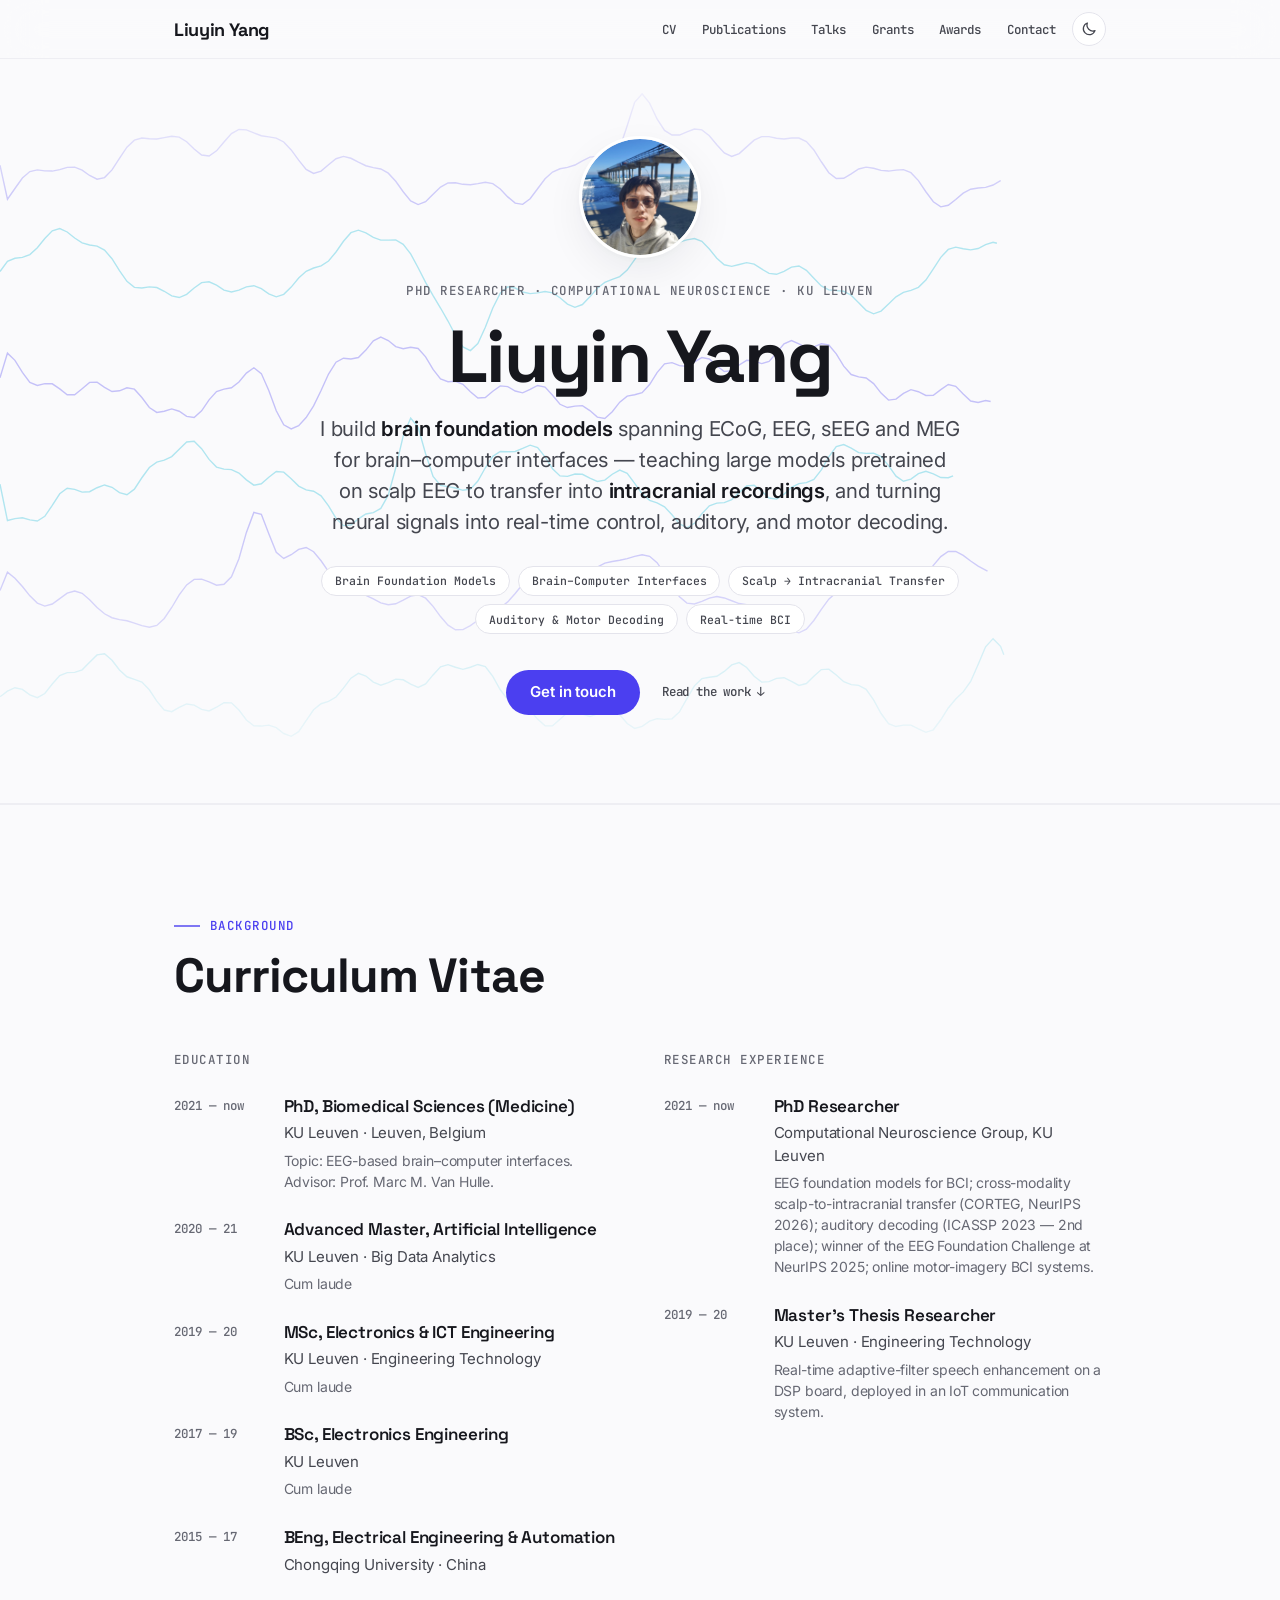
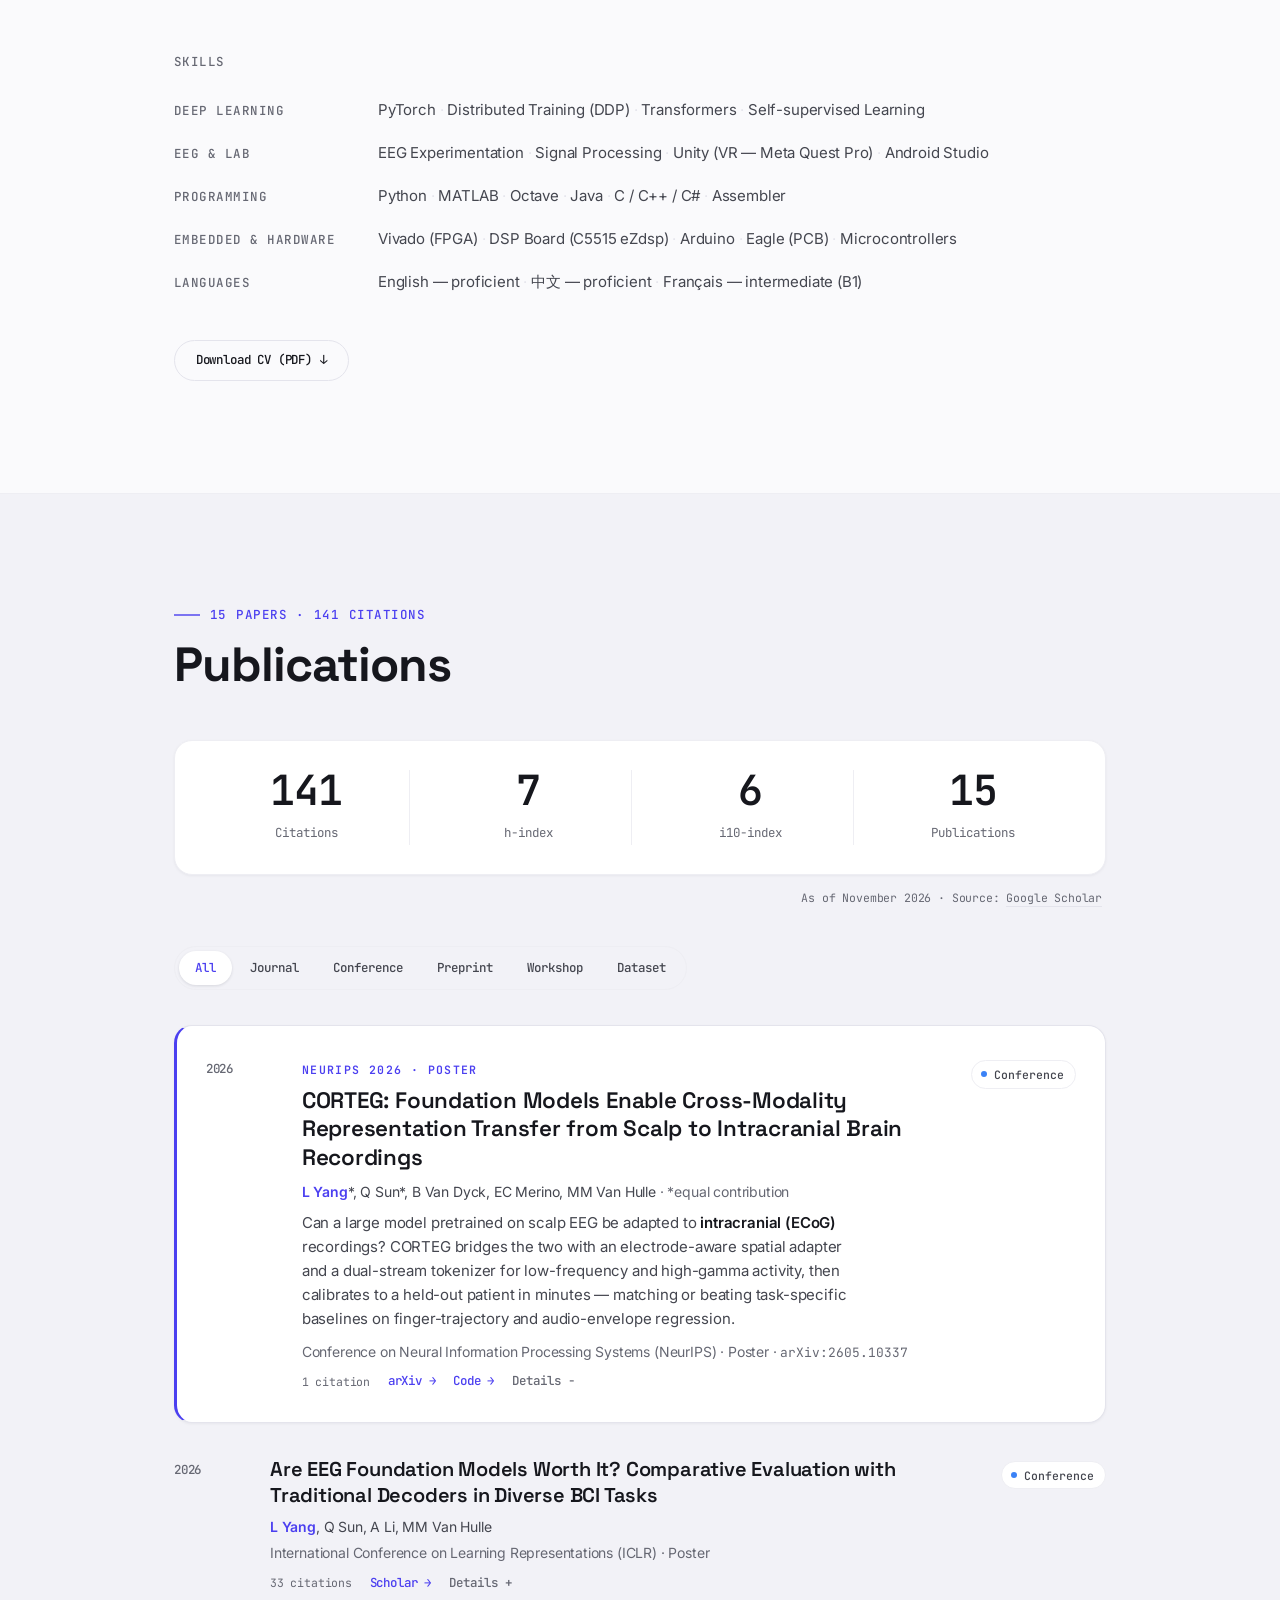
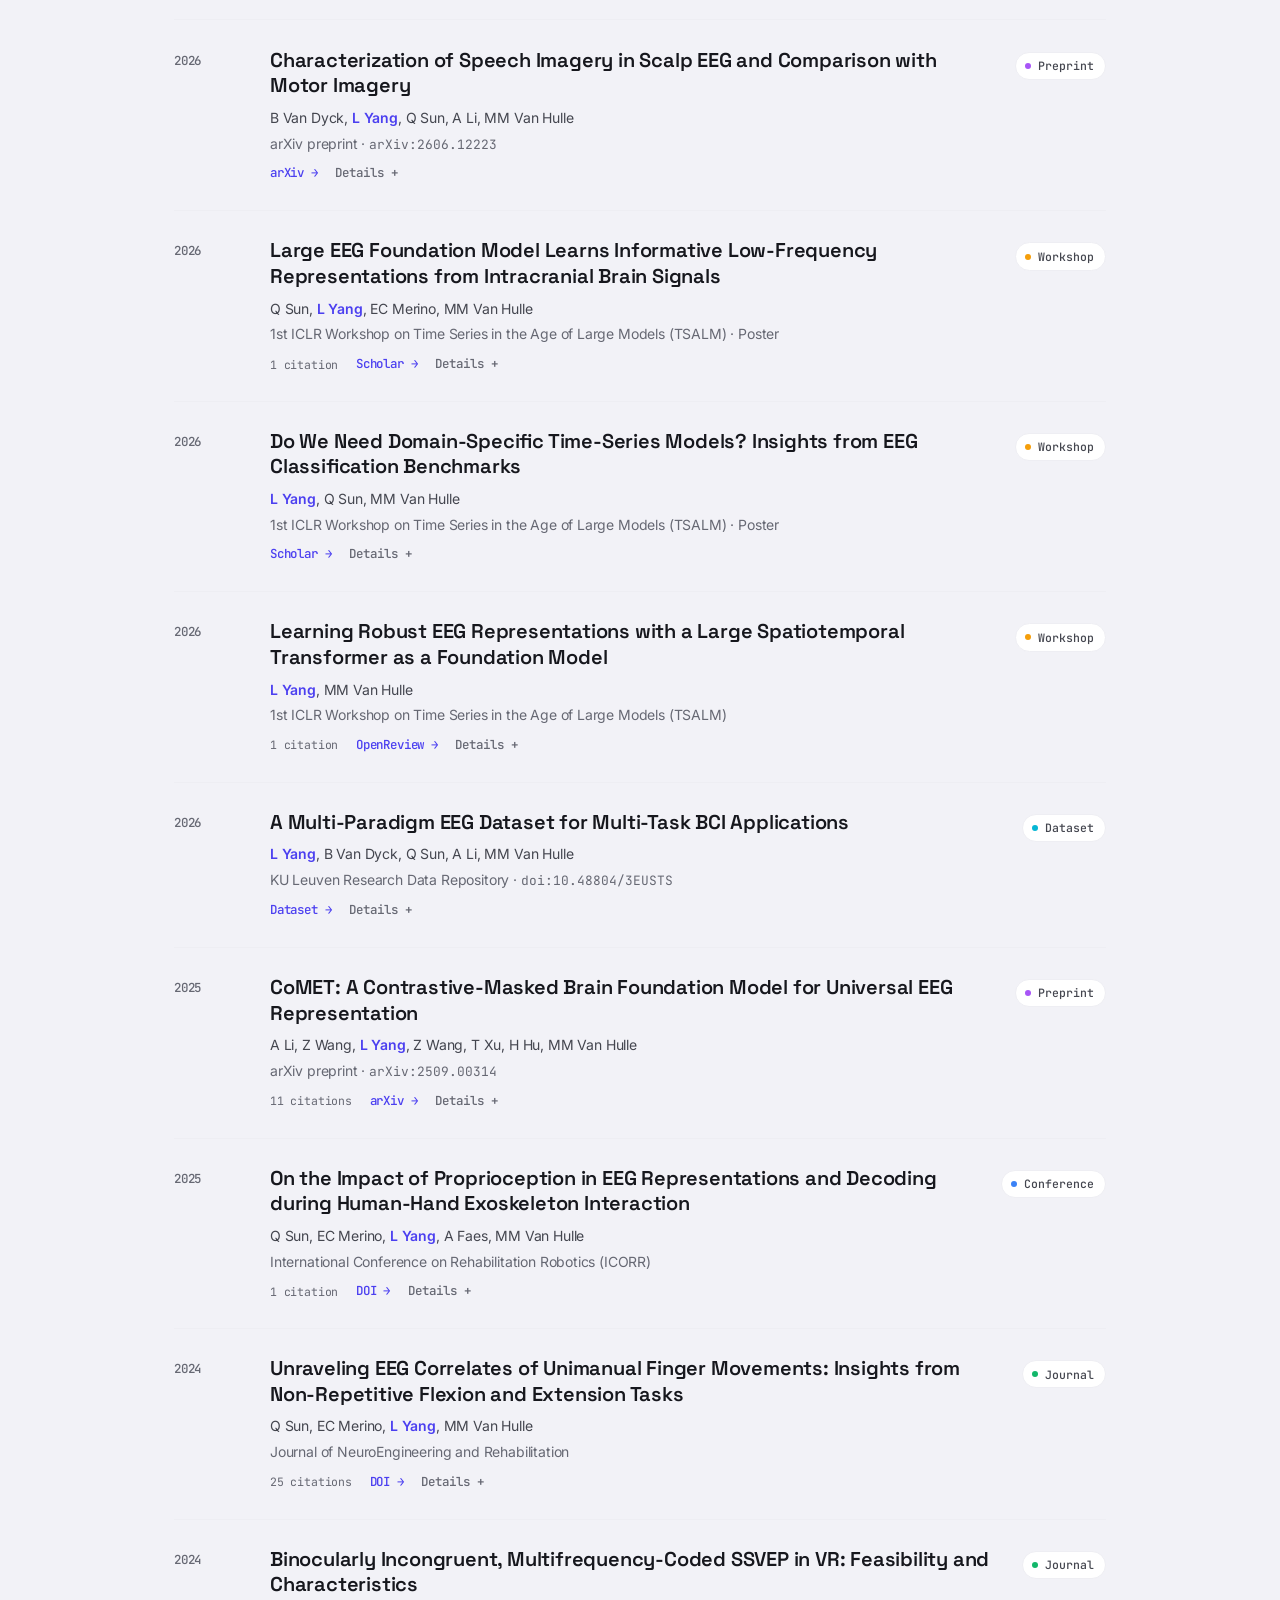
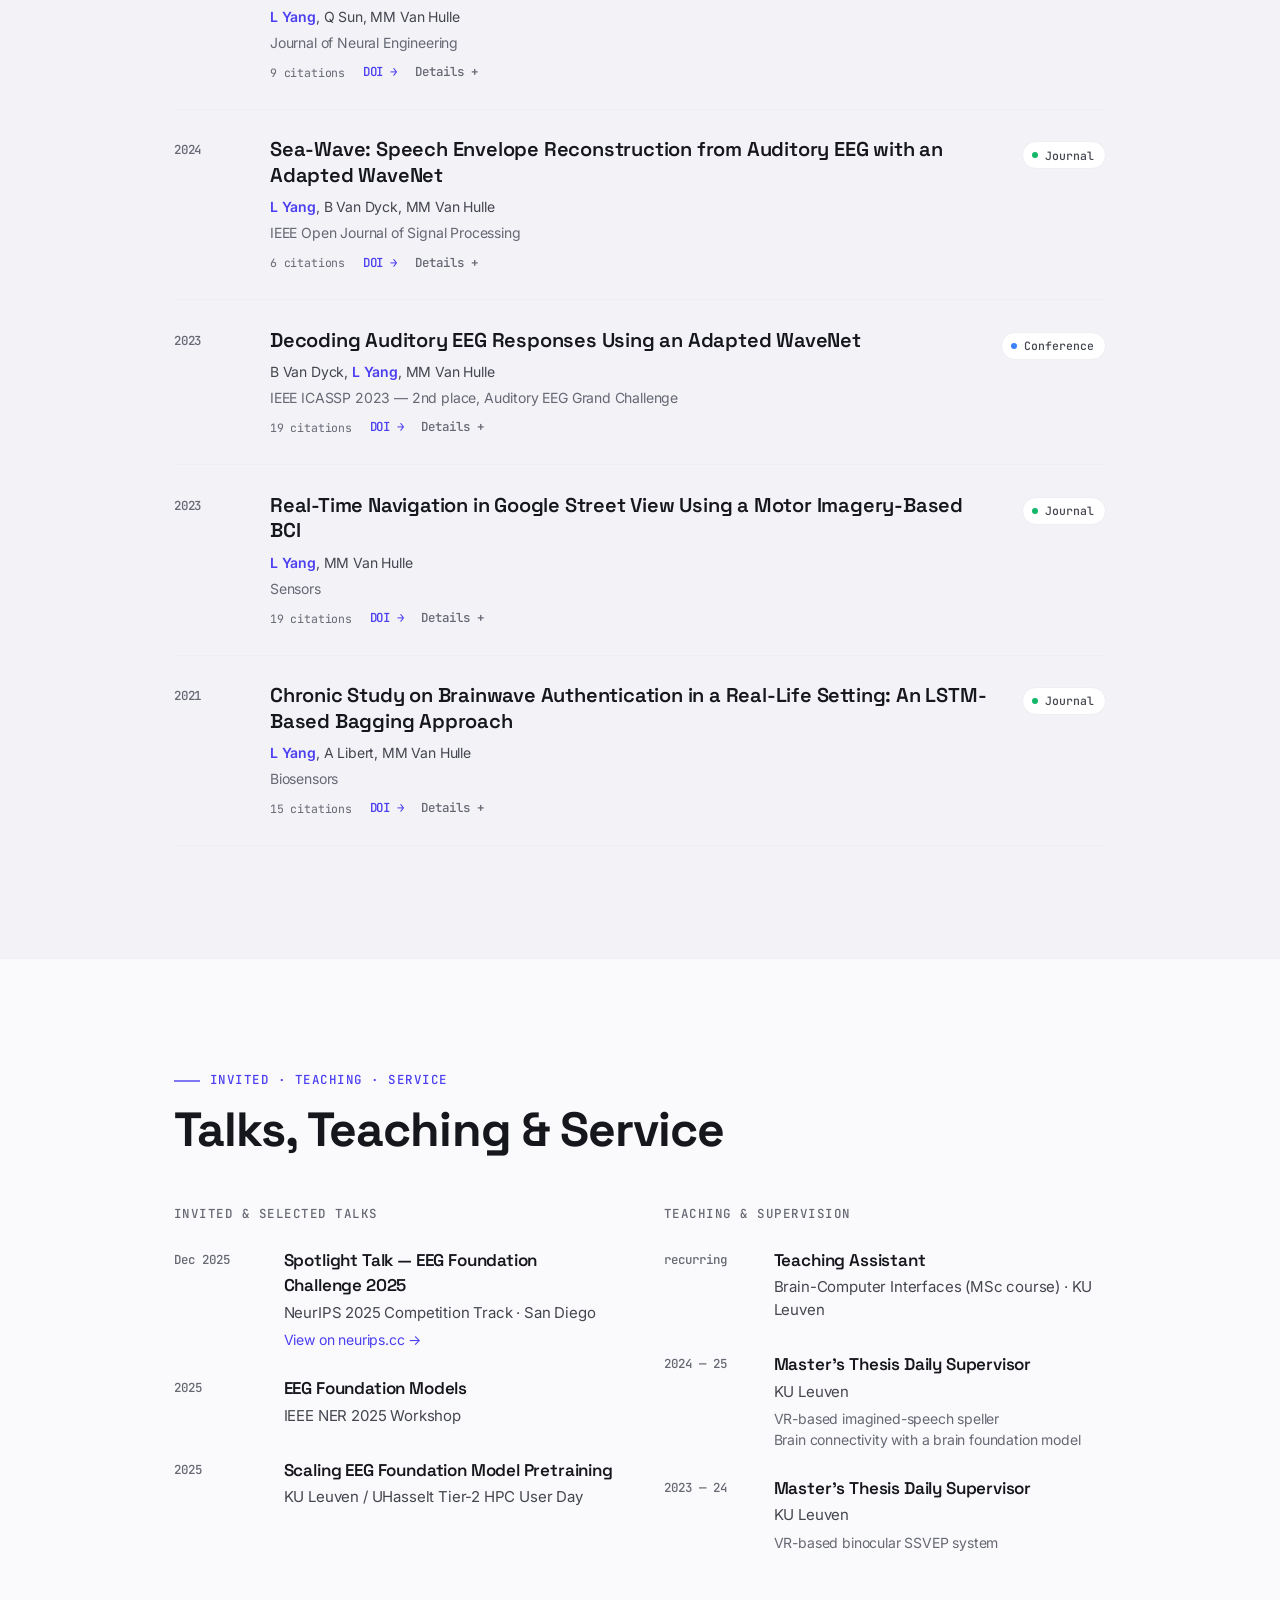
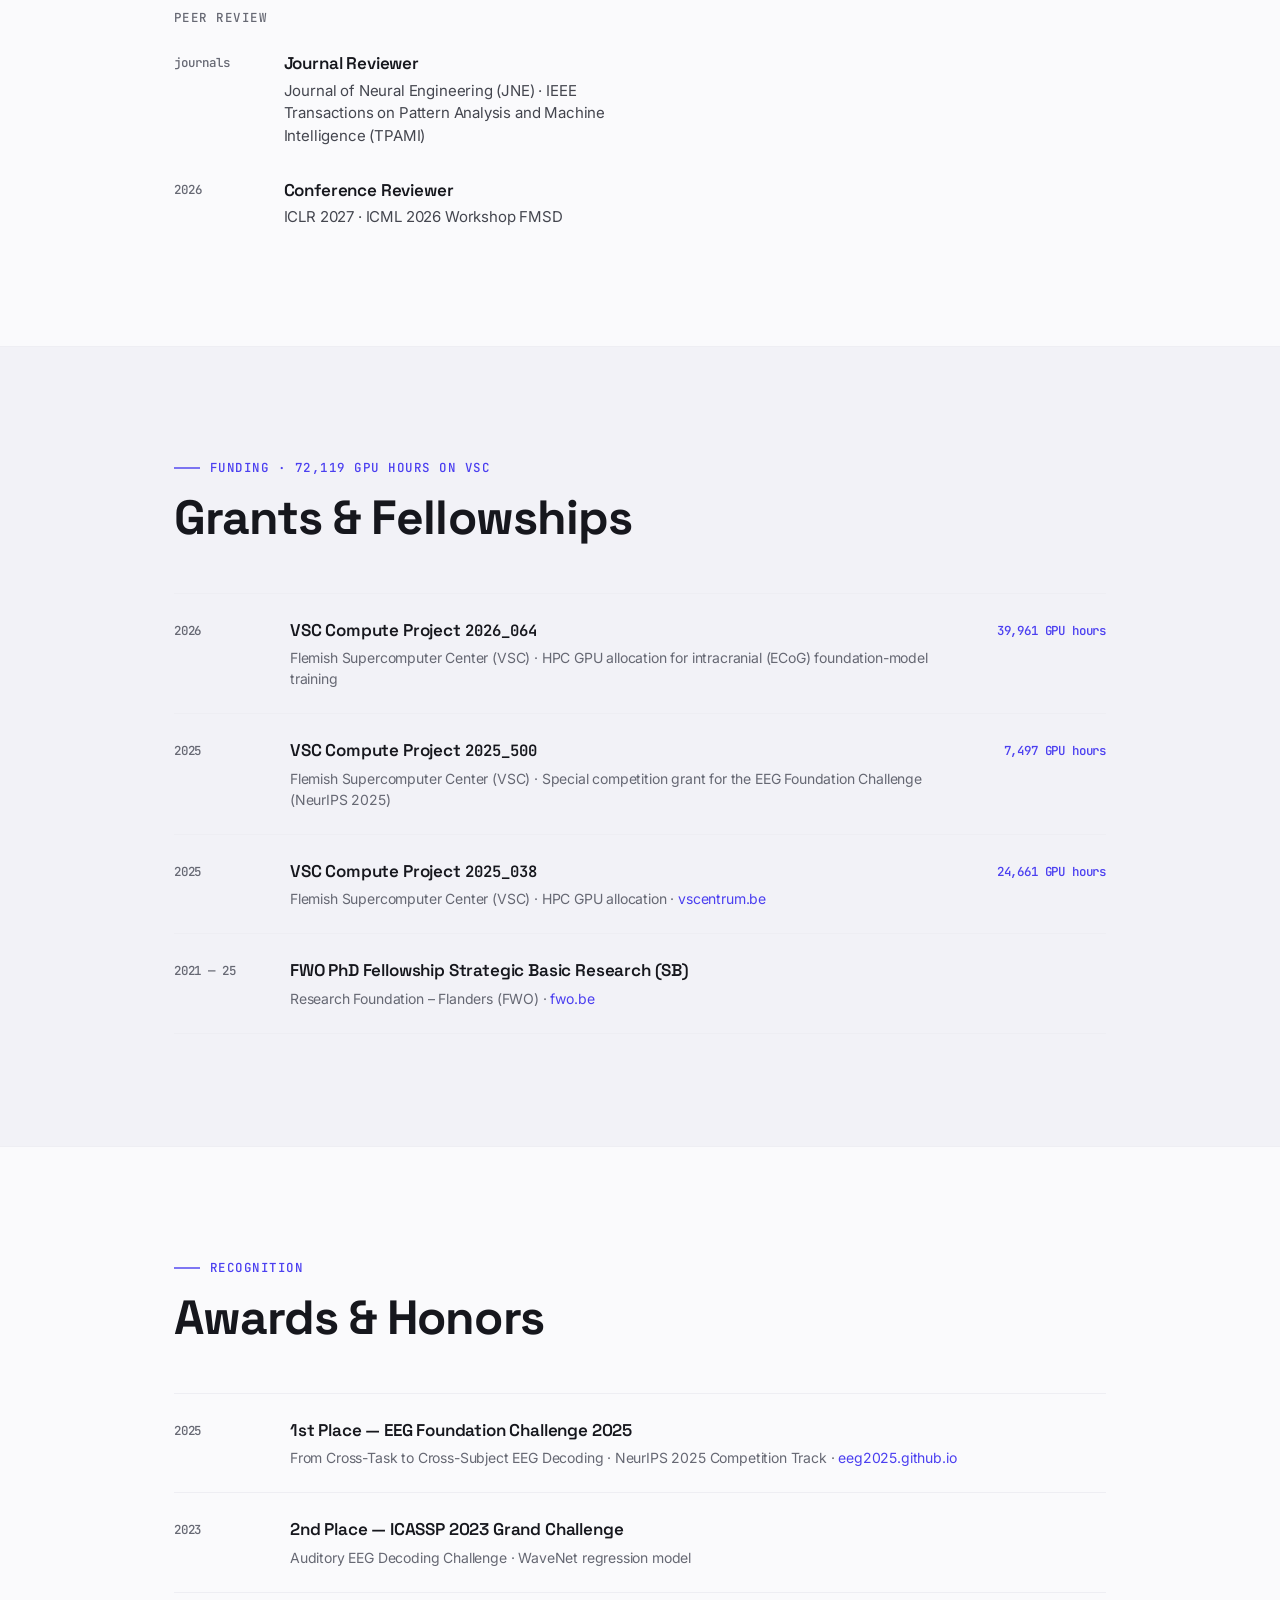
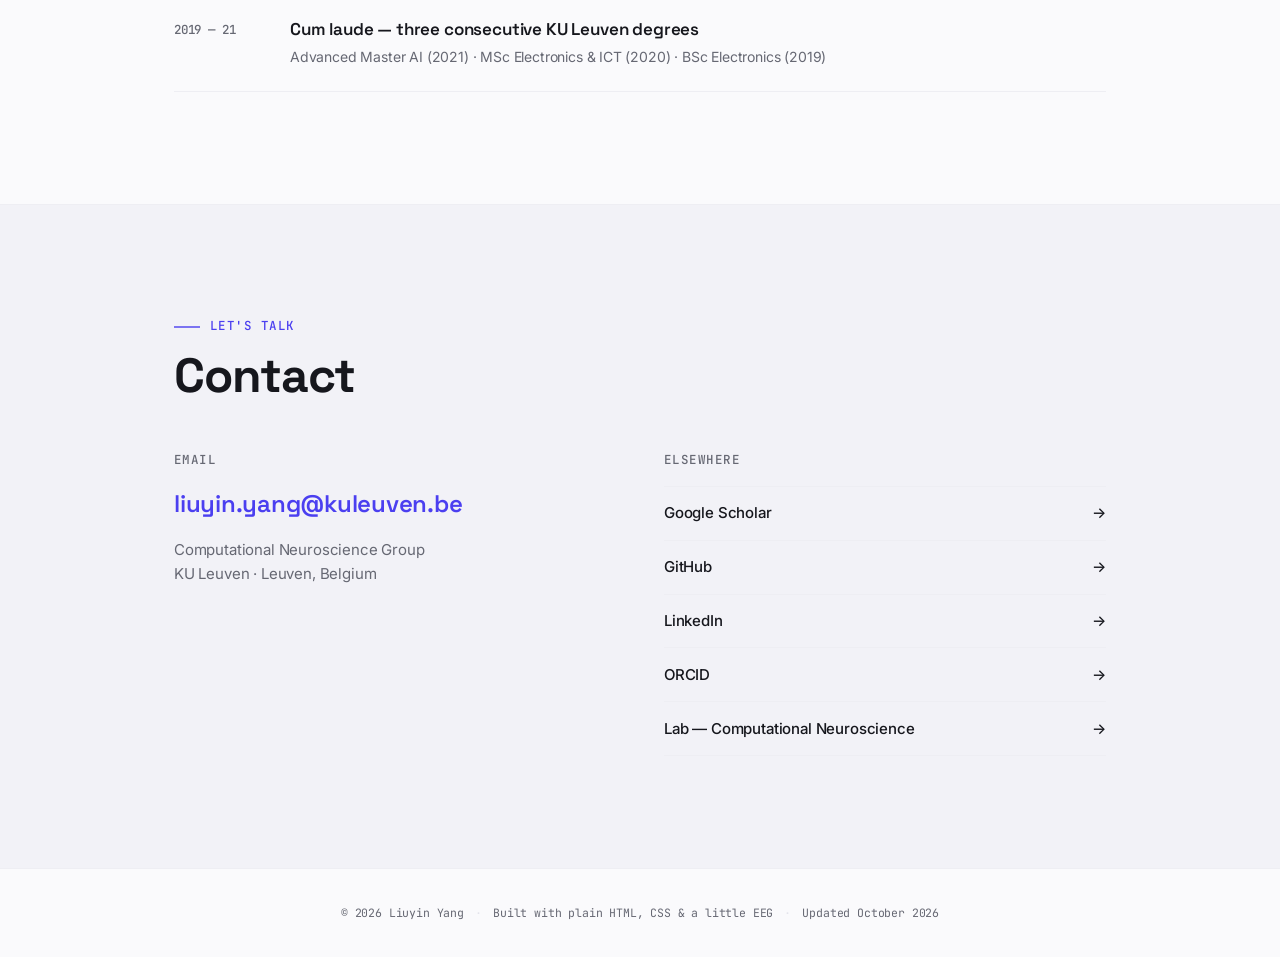
<file: index.html>
<!DOCTYPE html>
<html lang="en">
<head>
  <meta charset="UTF-8" />
  <meta name="viewport" content="width=device-width, initial-scale=1.0" />
  <title>Liuyin Yang — Brain Foundation Models &amp; Brain–Computer Interfaces, KU Leuven</title>
  <meta name="description" content="PhD researcher building brain foundation models (ECoG, EEG, sEEG, MEG) for brain–computer interfaces at the Computational Neuroscience Group, KU Leuven — cross-modality transfer from scalp EEG to intracranial recordings, auditory and motor decoding, and real-time BCI systems." />
  <meta name="author" content="Liuyin Yang" />

  <!-- theme-color adapts to light / dark -->
  <meta name="theme-color" content="#fafafc" media="(prefers-color-scheme: light)" />
  <meta name="theme-color" content="#0a0b10" media="(prefers-color-scheme: dark)" />

  <!-- Open Graph / link previews -->
  <meta property="og:type" content="profile" />
  <meta property="og:url" content="https://liuyinyang1101.github.io/" />
  <meta property="og:title" content="Liuyin Yang — PhD Researcher, KU Leuven" />
  <meta property="og:description" content="Brain foundation models across ECoG, EEG, sEEG and MEG, cross-modality scalp-to-intracranial transfer, and real-time brain–computer interfaces." />
  <meta property="og:image" content="https://liuyinyang1101.github.io/assets/profile-web.jpg" />
  <meta name="twitter:card" content="summary" />
  <meta name="twitter:title" content="Liuyin Yang — PhD Researcher, KU Leuven" />
  <meta name="twitter:description" content="Brain foundation models across ECoG, EEG, sEEG and MEG, cross-modality scalp-to-intracranial transfer, and real-time brain–computer interfaces." />
  <meta name="twitter:image" content="https://liuyinyang1101.github.io/assets/profile-web.jpg" />

  <link rel="icon" type="image/svg+xml" href="assets/favicon.svg" />
  <link rel="stylesheet" href="style.css" />
  <link rel="preconnect" href="https://fonts.googleapis.com" />
  <link rel="preconnect" href="https://fonts.gstatic.com" crossorigin />
  <link href="https://fonts.googleapis.com/css2?family=Inter:wght@400;500;600;700&family=Space+Grotesk:wght@500;600;700&family=JetBrains+Mono:wght@400;500;600&display=swap" rel="stylesheet" />

  <!-- Set theme before paint to avoid a flash -->
  <script>
    (function () {
      try {
        var saved = localStorage.getItem("theme");
        var dark = saved ? saved === "dark"
          : window.matchMedia("(prefers-color-scheme: dark)").matches;
        document.documentElement.dataset.theme = dark ? "dark" : "light";
      } catch (e) {}
    })();
  </script>
</head>
<body>

  <a href="#main" class="skip-link">Skip to content</a>

  <!-- ===== NAV ===== -->
  <nav class="nav">
    <div class="nav-inner">
      <a href="#about" class="nav-name">Liuyin&nbsp;Yang</a>
      <ul class="nav-links">
        <li><a href="#cv">CV</a></li>
        <li><a href="#publications">Publications</a></li>
        <li><a href="#talks">Talks</a></li>
        <li><a href="#grants">Grants</a></li>
        <li><a href="#awards">Awards</a></li>
        <li><a href="#connect">Contact</a></li>
      </ul>
      <button class="theme-toggle" type="button" aria-label="Switch color theme" title="Switch color theme">
        <svg class="icon-sun" viewBox="0 0 24 24" width="18" height="18" aria-hidden="true" fill="none" stroke="currentColor" stroke-width="1.7" stroke-linecap="round">
          <circle cx="12" cy="12" r="4.2"></circle>
          <path d="M12 2.4v2.4M12 19.2v2.4M4.4 4.4l1.7 1.7M17.9 17.9l1.7 1.7M2.4 12h2.4M19.2 12h2.4M4.4 19.6l1.7-1.7M17.9 6.1l1.7-1.7"></path>
        </svg>
        <svg class="icon-moon" viewBox="0 0 24 24" width="18" height="18" aria-hidden="true" fill="none" stroke="currentColor" stroke-width="1.7" stroke-linecap="round" stroke-linejoin="round">
          <path d="M20 14.2A8 8 0 0 1 9.8 4 8 8 0 1 0 20 14.2Z"></path>
        </svg>
      </button>
    </div>
  </nav>

  <main id="main" tabindex="-1">

  <!-- ===== HERO ===== -->
  <section class="hero" id="about">
    <div class="hero-signal" aria-hidden="true"></div>
    <div class="hero-inner">
      <div class="photo">
        <img src="assets/profile-web.jpg" alt="Liuyin Yang" width="264" height="264" onerror="this.style.display='none'; this.nextElementSibling.style.display='flex'" />
        <div class="photo-fallback">LY</div>
      </div>
      <p class="hero-eyebrow">PhD Researcher · Computational Neuroscience · KU Leuven</p>
      <h1 class="hero-name">Liuyin Yang</h1>
      <p class="hero-tagline">
        I build <strong>brain foundation models</strong> spanning ECoG, EEG, sEEG and MEG for
        brain–computer interfaces — teaching
        large models pretrained on scalp EEG to transfer into <strong>intracranial recordings</strong>,
        and turning neural signals into real-time control, auditory, and motor decoding.
      </p>
      <ul class="hero-tags">
        <li>Brain Foundation Models</li>
        <li>Brain–Computer Interfaces</li>
        <li>Scalp → Intracranial Transfer</li>
        <li>Auditory &amp; Motor Decoding</li>
        <li>Real-time BCI</li>
      </ul>
      <div class="hero-actions">
        <a href="mailto:liuyin.yang@kuleuven.be" class="btn-primary">Get in touch</a>
        <a href="#publications" class="btn-ghost">Read the work <span aria-hidden="true">↓</span></a>
      </div>
    </div>
  </section>

  <!-- ===== CV ===== -->
  <section class="section" id="cv">
    <div class="section-inner">
      <p class="section-kicker">Background</p>
      <h2 class="section-title">Curriculum Vitae</h2>

      <div class="cv-grid">
        <div class="cv-block">
          <h3 class="cv-block-title">Education</h3>
          <ol class="timeline">
            <li class="timeline-item">
              <div class="tl-year">2021 — now</div>
              <div class="tl-body">
                <div class="tl-role">PhD, Biomedical Sciences (Medicine)</div>
                <div class="tl-inst">KU Leuven · Leuven, Belgium</div>
                <div class="tl-note">Topic: EEG-based brain–computer interfaces. Advisor: Prof. Marc M. Van Hulle.</div>
              </div>
            </li>
            <li class="timeline-item">
              <div class="tl-year">2020 — 21</div>
              <div class="tl-body">
                <div class="tl-role">Advanced Master, Artificial Intelligence</div>
                <div class="tl-inst">KU Leuven · Big Data Analytics</div>
                <div class="tl-note">Cum laude</div>
              </div>
            </li>
            <li class="timeline-item">
              <div class="tl-year">2019 — 20</div>
              <div class="tl-body">
                <div class="tl-role">MSc, Electronics &amp; ICT Engineering</div>
                <div class="tl-inst">KU Leuven · Engineering Technology</div>
                <div class="tl-note">Cum laude</div>
              </div>
            </li>
            <li class="timeline-item">
              <div class="tl-year">2017 — 19</div>
              <div class="tl-body">
                <div class="tl-role">BSc, Electronics Engineering</div>
                <div class="tl-inst">KU Leuven</div>
                <div class="tl-note">Cum laude</div>
              </div>
            </li>
            <li class="timeline-item">
              <div class="tl-year">2015 — 17</div>
              <div class="tl-body">
                <div class="tl-role">BEng, Electrical Engineering &amp; Automation</div>
                <div class="tl-inst">Chongqing University · China</div>
              </div>
            </li>
          </ol>
        </div>

        <div class="cv-block">
          <h3 class="cv-block-title">Research Experience</h3>
          <ol class="timeline">
            <li class="timeline-item">
              <div class="tl-year">2021 — now</div>
              <div class="tl-body">
                <div class="tl-role">PhD Researcher</div>
                <div class="tl-inst">Computational Neuroscience Group, KU Leuven</div>
                <div class="tl-note">EEG foundation models for BCI; cross-modality scalp-to-intracranial transfer (CORTEG, NeurIPS 2026); auditory decoding (ICASSP 2023 — 2nd place); winner of the EEG Foundation Challenge at NeurIPS 2025; online motor-imagery BCI systems.</div>
              </div>
            </li>
            <li class="timeline-item">
              <div class="tl-year">2019 — 20</div>
              <div class="tl-body">
                <div class="tl-role">Master's Thesis Researcher</div>
                <div class="tl-inst">KU Leuven · Engineering Technology</div>
                <div class="tl-note">Real-time adaptive-filter speech enhancement on a DSP board, deployed in an IoT communication system.</div>
              </div>
            </li>
          </ol>
        </div>

        <div class="cv-block cv-block--full">
          <h3 class="cv-block-title">Skills</h3>
          <div class="skills">
            <div class="skill-cat">Deep Learning</div>
            <div class="skill-list"><span>PyTorch</span><span>Distributed Training (DDP)</span><span>Transformers</span><span>Self-supervised Learning</span></div>

            <div class="skill-cat">EEG &amp; Lab</div>
            <div class="skill-list"><span>EEG Experimentation</span><span>Signal Processing</span><span>Unity (VR — Meta Quest Pro)</span><span>Android Studio</span></div>

            <div class="skill-cat">Programming</div>
            <div class="skill-list"><span>Python</span><span>MATLAB</span><span>Octave</span><span>Java</span><span>C / C++ / C#</span><span>Assembler</span></div>

            <div class="skill-cat">Embedded &amp; Hardware</div>
            <div class="skill-list"><span>Vivado (FPGA)</span><span>DSP Board (C5515 eZdsp)</span><span>Arduino</span><span>Eagle (PCB)</span><span>Microcontrollers</span></div>

            <div class="skill-cat">Languages</div>
            <div class="skill-list"><span>English — proficient</span><span><span lang="zh">中文</span> — proficient</span><span><span lang="fr">Français</span> — intermediate (B1)</span></div>
          </div>
        </div>
      </div>

      <a href="assets/cv.pdf" class="btn-secondary" target="_blank" rel="noopener">
        Download CV (PDF) <span aria-hidden="true">↓</span>
      </a>
    </div>
  </section>

  <!-- ===== PUBLICATIONS ===== -->
  <section class="section section--alt" id="publications">
    <div class="section-inner">
      <p class="section-kicker"><span data-scholar="papers">15</span> papers · <span data-scholar="citations">141</span> citations</p>
      <h2 class="section-title">Publications</h2>

      <div class="stats" role="list">
        <div class="stat" role="listitem">
          <span class="stat-num" data-scholar="citations">141</span>
          <span class="stat-label">Citations</span>
        </div>
        <div class="stat" role="listitem">
          <span class="stat-num" data-scholar="h-index">7</span>
          <span class="stat-label">h-index</span>
        </div>
        <div class="stat" role="listitem">
          <span class="stat-num" data-scholar="i10-index">6</span>
          <span class="stat-label">i10-index</span>
        </div>
        <div class="stat" role="listitem">
          <span class="stat-num" data-scholar="papers">15</span>
          <span class="stat-label">Publications</span>
        </div>
      </div>
      <p class="stats-foot">
        As of <span data-scholar="date">November 2026</span> · Source: <a href="https://scholar.google.com/citations?hl=en&amp;user=GLgF-JMAAAAJ" target="_blank" rel="noopener">Google Scholar</a>
      </p>

      <div class="filters" role="group" aria-label="Filter publications by type">
        <button class="filter-btn active" data-filter="all" aria-pressed="true">All</button>
        <button class="filter-btn" data-filter="journal" aria-pressed="false">Journal</button>
        <button class="filter-btn" data-filter="conference" aria-pressed="false">Conference</button>
        <button class="filter-btn" data-filter="preprint" aria-pressed="false">Preprint</button>
        <button class="filter-btn" data-filter="workshop" aria-pressed="false">Workshop</button>
        <button class="filter-btn" data-filter="dataset" aria-pressed="false">Dataset</button>
      </div>

      <ol class="items">

        <li class="item is-open" data-type="conference" data-scholar-id="YsMSGLbcyi4C">
          <div class="item-year">2026</div>
          <div class="item-body">
            <p class="item-flag item-more">NeurIPS 2026 · Poster</p>
            <h3 class="item-title">CORTEG: Foundation Models Enable Cross-Modality Representation Transfer from Scalp to Intracranial Brain Recordings</h3>
            <p class="item-authors"><strong>L Yang</strong>*, Q Sun*, B Van Dyck, EC Merino, MM Van Hulle <span class="item-note">· *equal contribution</span></p>
            <p class="item-desc item-more">
              Can a large model pretrained on scalp EEG be adapted to <strong>intracranial (ECoG)</strong> recordings?
              CORTEG bridges the two with an electrode-aware spatial adapter and a dual-stream tokenizer for
              low-frequency and high-gamma activity, then calibrates to a held-out patient in minutes — matching
              or beating task-specific baselines on finger-trajectory and audio-envelope regression.
            </p>
            <p class="item-venue">Conference on Neural Information Processing Systems (NeurIPS) · Poster · <span class="mono">arXiv:2605.10337</span></p>
            <div class="item-foot">
              <span class="item-cites">1 citation</span>
              <a href="https://arxiv.org/abs/2605.10337" target="_blank" rel="noopener" class="item-link">arXiv <span aria-hidden="true">→</span></a>
              <a href="https://github.com/LiuyinYang1101/CORTEG" target="_blank" rel="noopener" class="item-link">Code <span aria-hidden="true">→</span></a>
            </div>
          </div>
          <div class="item-meta-right">
            <span class="item-tag" data-kind="conference">Conference</span>
          </div>
        </li>

        <li class="item" data-type="conference" data-scholar-id="9yKSN-GCB0IC">
          <div class="item-year">2026</div>
          <div class="item-body">
            <p class="item-flag item-more">ICLR 2026 · Poster</p>
            <h3 class="item-title">Are EEG Foundation Models Worth It? Comparative Evaluation with Traditional Decoders in Diverse BCI Tasks</h3>
            <p class="item-authors"><strong>L Yang</strong>, Q Sun, A Li, MM Van Hulle</p>
            <p class="item-desc item-more">
              Do EEG foundation models actually beat traditional decoders? A statistically rigorous
              benchmark of state-of-the-art EEG foundation models across diverse datasets, decoding
              tasks and six evaluation protocols, alongside <strong>ST-EEGFormer</strong>, a simple
              ViT baseline pretrained with masked autoencoding on over 8M EEG segments. Fine-tuned
              foundation models do well in data-rich, population-level settings, but often fail to
              significantly outperform compact networks or even classical non-neural decoders when
              data are scarce.
            </p>
            <p class="item-venue">International Conference on Learning Representations (ICLR) · Poster</p>
            <div class="item-foot">
              <span class="item-cites">33 citations</span>
              <a href="https://scholar.google.com/scholar?q=Are+EEG+foundation+models+worth+it+comparative+evaluation+traditional+decoders+BCI" target="_blank" rel="noopener" class="item-link">Scholar <span aria-hidden="true">→</span></a>
            </div>
          </div>
          <div class="item-meta-right">
            <span class="item-tag" data-kind="conference">Conference</span>
          </div>
        </li>

        <li class="item" data-type="preprint" data-scholar-id="eQOLeE2rZwMC">
          <div class="item-year">2026</div>
          <div class="item-body">
            <p class="item-flag item-more">arXiv 2026 · Preprint</p>
            <h3 class="item-title">Characterization of Speech Imagery in Scalp EEG and Comparison with Motor Imagery</h3>
            <p class="item-authors">B Van Dyck, <strong>L Yang</strong>, Q Sun, A Li, MM Van Hulle</p>
            <p class="item-desc item-more">
              Does imagined speech look like motor imagery in scalp EEG? In 34 participants, finger
              motor imagery showed the expected contralateral mu/alpha and beta desynchronization,
              whereas speech imagery showed a weaker, more distributed <strong>increase</strong> in
              alpha power relative to no-task trials, and was harder to decode (balanced accuracy
              0.56 vs. 0.72 for motor imagery).
            </p>
            <p class="item-venue">arXiv preprint · <span class="mono">arXiv:2606.12223</span></p>
            <div class="item-foot">
              <a href="https://arxiv.org/abs/2606.12223" target="_blank" rel="noopener" class="item-link">arXiv <span aria-hidden="true">→</span></a>
            </div>
          </div>
          <div class="item-meta-right">
            <span class="item-tag" data-kind="preprint">Preprint</span>
          </div>
        </li>

        <li class="item" data-type="workshop" data-scholar-id="Tyk-4Ss8FVUC">
          <div class="item-year">2026</div>
          <div class="item-body">
            <p class="item-flag item-more">ICLR 2026 · TSALM Workshop · Poster</p>
            <h3 class="item-title">Large EEG Foundation Model Learns Informative Low-Frequency Representations from Intracranial Brain Signals</h3>
            <p class="item-authors">Q Sun, <strong>L Yang</strong>, EC Merino, MM Van Hulle</p>
            <p class="item-desc item-more">
              Can a scalp-EEG foundation model transfer to invasive recordings? An ECoG-to-EEG
              channel-projection module and a lightweight adaptation strategy let the pretrained
              backbone decode ECoG, and the adapted model <strong>outperforms conventional ECoG
              decoders</strong> at extracting finger-movement information from low-frequency (128
              Hz) signals.
            </p>
            <p class="item-venue">1st ICLR Workshop on Time Series in the Age of Large Models (TSALM) · Poster</p>
            <div class="item-foot">
              <span class="item-cites">1 citation</span>
              <a href="https://scholar.google.com/scholar?q=Large+EEG+Foundation+Model+Learns+Informative+Low-Frequency+Intracranial+Brain" target="_blank" rel="noopener" class="item-link">Scholar <span aria-hidden="true">→</span></a>
            </div>
          </div>
          <div class="item-meta-right">
            <span class="item-tag" data-kind="workshop">Workshop</span>
          </div>
        </li>

        <li class="item" data-type="workshop" data-scholar-id="W7OEmFMy1HYC">
          <div class="item-year">2026</div>
          <div class="item-body">
            <p class="item-flag item-more">ICLR 2026 · TSALM Workshop · Poster</p>
            <h3 class="item-title">Do We Need Domain-Specific Time-Series Models? Insights from EEG Classification Benchmarks</h3>
            <p class="item-authors"><strong>L Yang</strong>, Q Sun, MM Van Hulle</p>
            <p class="item-desc item-more">
              Does the broad pre-training of generic time-series foundation models pay off in a
              specialized domain? Benchmarking Mantis (~8M parameters) and MOMENT (~300M) on four
              public EEG datasets against EEG foundation models and classic baselines: fine-tuning
              often matches EEG-specific models while linear probing transfers poorly, and a
              <strong>randomly initialized Mantis performs comparably to the pretrained
              one</strong>.
            </p>
            <p class="item-venue">1st ICLR Workshop on Time Series in the Age of Large Models (TSALM) · Poster</p>
            <div class="item-foot">
              <a href="https://scholar.google.com/scholar?q=Do+We+Need+Domain-Specific+Time-Series+Models+EEG+Classification+Benchmarks" target="_blank" rel="noopener" class="item-link">Scholar <span aria-hidden="true">→</span></a>
            </div>
          </div>
          <div class="item-meta-right">
            <span class="item-tag" data-kind="workshop">Workshop</span>
          </div>
        </li>

        <li class="item" data-type="workshop" data-scholar-id="ufrVoPGSRksC">
          <div class="item-year">2026</div>
          <div class="item-body">
            <p class="item-flag item-more">ICLR 2026 · TSALM Workshop</p>
            <h3 class="item-title">Learning Robust EEG Representations with a Large Spatiotemporal Transformer as a Foundation Model</h3>
            <p class="item-authors"><strong>L Yang</strong>, MM Van Hulle</p>
            <p class="item-desc item-more">
              Introduces <strong>ST-EEGFormer</strong>, a simple spatiotemporal EEG transformer that
              projects patches of raw EEG into an embedding space enriched with spatial and temporal
              embeddings, so that one model can handle recordings with different channel setups, and
              evaluates how well it adapts across diverse BCI control paradigms.
            </p>
            <p class="item-venue">1st ICLR Workshop on Time Series in the Age of Large Models (TSALM)</p>
            <div class="item-foot">
              <span class="item-cites">1 citation</span>
              <a href="https://openreview.net/forum?id=V5Zn0VVvBE" target="_blank" rel="noopener" class="item-link">OpenReview <span aria-hidden="true">→</span></a>
            </div>
          </div>
          <div class="item-meta-right">
            <span class="item-tag" data-kind="workshop">Workshop</span>
          </div>
        </li>

        <li class="item" data-type="dataset" data-scholar-id="WF5omc3nYNoC">
          <div class="item-year">2026</div>
          <div class="item-body">
            <p class="item-flag item-more">KU Leuven RDR 2026 · Open dataset</p>
            <h3 class="item-title">A Multi-Paradigm EEG Dataset for Multi-Task BCI Applications</h3>
            <p class="item-authors"><strong>L Yang</strong>, B Van Dyck, Q Sun, A Li, MM Van Hulle</p>
            <p class="item-desc item-more">
              EEG from <strong>34 healthy participants</strong>, each recorded in a single session
              covering SSVEP, motor imagery and imagined speech, plus structured artifact recordings
              (eye blinks, jaw clenching, breath holding, hand clenching), resting state and
              questionnaires. Randomly interleaved test blocks enable realistic asynchronous
              decoding, and standardized preprocessing pipelines support benchmarking and
              cross-paradigm transfer learning.
            </p>
            <p class="item-venue">KU Leuven Research Data Repository · <span class="mono">doi:10.48804/3EUSTS</span></p>
            <div class="item-foot">
              <a href="https://doi.org/10.48804/3EUSTS" target="_blank" rel="noopener" class="item-link">Dataset <span aria-hidden="true">→</span></a>
            </div>
          </div>
          <div class="item-meta-right">
            <span class="item-tag" data-kind="dataset">Dataset</span>
          </div>
        </li>

        <li class="item" data-type="preprint" data-scholar-id="IjCSPb-OGe4C">
          <div class="item-year">2025</div>
          <div class="item-body">
            <p class="item-flag item-more">arXiv 2025 · Preprint</p>
            <h3 class="item-title">CoMET: A Contrastive-Masked Brain Foundation Model for Universal EEG Representation</h3>
            <p class="item-authors">A Li, Z Wang, <strong>L Yang</strong>, Z Wang, T Xu, H Hu, MM Van Hulle</p>
            <p class="item-desc item-more">
              Masked reconstruction alone over-focuses on local similarity between highly correlated
              neighboring channels. CoMET pairs an EEG masked autoencoder with a <strong>contrastive
              framework using mirror-scale augmentation</strong> to learn global discriminative
              patterns; pretrained on over one million samples from more than 3,000 subjects, it
              reaches state-of-the-art results on ten downstream datasets.
            </p>
            <p class="item-venue">arXiv preprint · <span class="mono">arXiv:2509.00314</span></p>
            <div class="item-foot">
              <span class="item-cites">11 citations</span>
              <a href="https://arxiv.org/abs/2509.00314" target="_blank" rel="noopener" class="item-link">arXiv <span aria-hidden="true">→</span></a>
            </div>
          </div>
          <div class="item-meta-right">
            <span class="item-tag" data-kind="preprint">Preprint</span>
          </div>
        </li>

        <li class="item" data-type="conference" data-scholar-id="u-x6o8ySG0sC">
          <div class="item-year">2025</div>
          <div class="item-body">
            <p class="item-flag item-more">ICORR 2025</p>
            <h3 class="item-title">On the Impact of Proprioception in EEG Representations and Decoding during Human-Hand Exoskeleton Interaction</h3>
            <p class="item-authors">Q Sun, EC Merino, <strong>L Yang</strong>, A Faes, MM Van Hulle</p>
            <p class="item-desc item-more">
              How does the proprioceptive feedback of a hand exoskeleton shape EEG? In 25
              participants performing imagined, passive and combined imagined-plus-passive finger
              flexion with a cable-driven exoskeleton, exoskeleton-driven movement evoked
              significantly stronger sensorimotor alpha/beta desynchronization than imagery alone
              and was readily decoded against rest, but <strong>separating motor intention from the
              exoskeleton&#8217;s own feedback</strong> remained hard.
            </p>
            <p class="item-venue">International Conference on Rehabilitation Robotics (ICORR)<span class="item-more"> · pp. 186–192</span></p>
            <div class="item-foot">
              <span class="item-cites">1 citation</span>
              <a href="https://doi.org/10.1109/icorr66766.2025.11063039" target="_blank" rel="noopener" class="item-link">DOI <span aria-hidden="true">→</span></a>
            </div>
          </div>
          <div class="item-meta-right">
            <span class="item-tag" data-kind="conference">Conference</span>
          </div>
        </li>

        <li class="item" data-type="journal" data-scholar-id="d1gkVwhDpl0C">
          <div class="item-year">2024</div>
          <div class="item-body">
            <p class="item-flag item-more">JNER 2024</p>
            <h3 class="item-title">Unraveling EEG Correlates of Unimanual Finger Movements: Insights from Non-Repetitive Flexion and Extension Tasks</h3>
            <p class="item-authors">Q Sun, EC Merino, <strong>L Yang</strong>, MM Van Hulle</p>
            <p class="item-desc item-more">
              Do individual finger movements have distinct, decodable EEG correlates? Sixteen
              participants performed five individual and four coordinated finger flexions and
              extensions during high-density EEG and finger tracking. Movement versus rest was
              detected with over 80% accuracy, but telling fingers apart was hard because their
              neural correlates overlap, with the <strong>thumb</strong> standing out as the most
              distinctive.
            </p>
            <p class="item-venue">Journal of NeuroEngineering and Rehabilitation<span class="item-more"> · vol. 21, art. 228</span></p>
            <div class="item-foot">
              <span class="item-cites">25 citations</span>
              <a href="https://doi.org/10.1186/s12984-024-01533-4" target="_blank" rel="noopener" class="item-link">DOI <span aria-hidden="true">→</span></a>
            </div>
          </div>
          <div class="item-meta-right">
            <span class="item-tag" data-kind="journal">Journal</span>
          </div>
        </li>

        <li class="item" data-type="journal" data-scholar-id="Y0pCki6q_DkC">
          <div class="item-year">2024</div>
          <div class="item-body">
            <p class="item-flag item-more">J. Neural Eng. 2024</p>
            <h3 class="item-title">Binocularly Incongruent, Multifrequency-Coded SSVEP in VR: Feasibility and Characteristics</h3>
            <p class="item-authors"><strong>L Yang</strong>, Q Sun, MM Van Hulle</p>
            <p class="item-desc item-more">
              A systematic study of <strong>binocularly incongruent</strong> SSVEP in virtual
              reality, where each eye sees a stimulus flickering at a different frequency, covering
              dual-, triple- and quadruple-frequency codes (several of them new) and comparing them
              with congruent stimulation. The results show binocular summation and suppression
              effects, and underline how paradigm choice and decoder design shape performance and
              user comfort.
            </p>
            <p class="item-venue">Journal of Neural Engineering<span class="item-more"> · vol. 21(5), 056013</span></p>
            <div class="item-foot">
              <span class="item-cites">9 citations</span>
              <a href="https://doi.org/10.1088/1741-2552/ad775f" target="_blank" rel="noopener" class="item-link">DOI <span aria-hidden="true">→</span></a>
            </div>
          </div>
          <div class="item-meta-right">
            <span class="item-tag" data-kind="journal">Journal</span>
          </div>
        </li>

        <li class="item" data-type="journal" data-scholar-id="zYLM7Y9cAGgC">
          <div class="item-year">2024</div>
          <div class="item-body">
            <p class="item-flag item-more">IEEE OJSP 2024</p>
            <h3 class="item-title">Sea-Wave: Speech Envelope Reconstruction from Auditory EEG with an Adapted WaveNet</h3>
            <p class="item-authors"><strong>L Yang</strong>, B Van Dyck, MM Van Hulle</p>
            <p class="item-desc item-more">
              Extends our ICASSP 2023 challenge entry into <strong>Sea-Wave</strong>, a
              WaveNet-based model that reconstructs the speech envelope from EEG and outperforms the
              previous state of the art. Ablations and a hyperparameter search give a
              subject-independent Pearson correlation of 0.226 on seen and 0.116 on unseen subjects,
              and subject-specific fine-tuning adds a further 30% average relative gain on seen
              subjects.
            </p>
            <p class="item-venue">IEEE Open Journal of Signal Processing<span class="item-more"> · vol. 5, pp. 686–699</span></p>
            <div class="item-foot">
              <span class="item-cites">6 citations</span>
              <a href="https://doi.org/10.1109/ojsp.2024.3378594" target="_blank" rel="noopener" class="item-link">DOI <span aria-hidden="true">→</span></a>
            </div>
          </div>
          <div class="item-meta-right">
            <span class="item-tag" data-kind="journal">Journal</span>
          </div>
        </li>

        <li class="item" data-type="conference" data-scholar-id="2osOgNQ5qMEC">
          <div class="item-year">2023</div>
          <div class="item-body">
            <p class="item-flag item-more">ICASSP 2023 · 2nd place</p>
            <h3 class="item-title">Decoding Auditory EEG Responses Using an Adapted WaveNet</h3>
            <p class="item-authors">B Van Dyck, <strong>L Yang</strong>, MM Van Hulle</p>
            <p class="item-desc item-more">
              A WaveNet-based model that reconstructs the speech envelope from auditory EEG. It
              placed second in the regression subtask of the ICASSP 2023 Auditory EEG Challenge and
              achieved the <strong>highest score on held-out subjects</strong>, with only 341k
              trainable parameters.
            </p>
            <p class="item-venue">IEEE ICASSP 2023 — 2nd place, Auditory EEG Grand Challenge<span class="item-more"> · pp. 1–2</span></p>
            <div class="item-foot">
              <span class="item-cites">19 citations</span>
              <a href="https://doi.org/10.1109/icassp49357.2023.10095420" target="_blank" rel="noopener" class="item-link">DOI <span aria-hidden="true">→</span></a>
            </div>
          </div>
          <div class="item-meta-right">
            <span class="item-tag" data-kind="conference">Conference</span>
          </div>
        </li>

        <li class="item" data-type="journal" data-scholar-id="qjMakFHDy7sC">
          <div class="item-year">2023</div>
          <div class="item-body">
            <p class="item-flag item-more">Sensors 2023</p>
            <h3 class="item-title">Real-Time Navigation in Google Street View Using a Motor Imagery-Based BCI</h3>
            <p class="item-authors"><strong>L Yang</strong>, MM Van Hulle</p>
            <p class="item-desc item-more">
              A motor-imagery BCI for navigating <strong>Google Street View</strong> with only eight
              dry EEG electrodes. A middle-level control scheme keeps the number of commands small
              and eye blinks act as an extra control signal to avoid decoder mistakes; offline and
              online experiments with 20 participants showed acceptable performance despite the
              minimal setup.
            </p>
            <p class="item-venue">Sensors<span class="item-more"> · vol. 23(3), 1704</span></p>
            <div class="item-foot">
              <span class="item-cites">19 citations</span>
              <a href="https://doi.org/10.3390/s23031704" target="_blank" rel="noopener" class="item-link">DOI <span aria-hidden="true">→</span></a>
            </div>
          </div>
          <div class="item-meta-right">
            <span class="item-tag" data-kind="journal">Journal</span>
          </div>
        </li>

        <li class="item" data-type="journal" data-scholar-id="UeHWp8X0CEIC">
          <div class="item-year">2021</div>
          <div class="item-body">
            <p class="item-flag item-more">Biosensors 2021</p>
            <h3 class="item-title">Chronic Study on Brainwave Authentication in a Real-Life Setting: An LSTM-Based Bagging Approach</h3>
            <p class="item-authors"><strong>L Yang</strong>, A Libert, MM Van Hulle</p>
            <p class="item-desc item-more">
              Can brainwaves authenticate users outside the lab? Using a commercial dry-electrode
              headset and chronic recordings from 15 people performing and imagining motor tasks, an
              <strong>LSTM with bootstrap aggregating (bagging)</strong> reached 93.0%
              authentication accuracy with a 1.9% false-acceptance rate on the combined tasks.
            </p>
            <p class="item-venue">Biosensors<span class="item-more"> · vol. 11(10), 404</span></p>
            <div class="item-foot">
              <span class="item-cites">15 citations</span>
              <a href="https://doi.org/10.3390/bios11100404" target="_blank" rel="noopener" class="item-link">DOI <span aria-hidden="true">→</span></a>
            </div>
          </div>
          <div class="item-meta-right">
            <span class="item-tag" data-kind="journal">Journal</span>
          </div>
        </li>

      </ol>
      <p class="items-empty" hidden>No publications of this type yet.</p>
      <p class="visually-hidden" role="status" id="filter-status"></p>
    </div>
  </section>

  <!-- ===== TALKS & TEACHING ===== -->
  <section class="section" id="talks">
    <div class="section-inner">
      <p class="section-kicker">Invited · teaching · service</p>
      <h2 class="section-title">Talks, Teaching &amp; Service</h2>

      <div class="cv-grid">
        <div class="cv-block">
          <h3 class="cv-block-title">Invited &amp; Selected Talks</h3>
          <ol class="timeline">
            <li class="timeline-item">
              <div class="tl-year">Dec 2025</div>
              <div class="tl-body">
                <div class="tl-role">Spotlight Talk — EEG Foundation Challenge 2025</div>
                <div class="tl-inst">NeurIPS 2025 Competition Track · San Diego</div>
                <div class="tl-note"><a href="https://neurips.cc/virtual/2025/loc/san-diego/136311" target="_blank" rel="noopener">View on neurips.cc →</a></div>
              </div>
            </li>
            <li class="timeline-item">
              <div class="tl-year">2025</div>
              <div class="tl-body">
                <div class="tl-role">EEG Foundation Models</div>
                <div class="tl-inst">IEEE NER 2025 Workshop</div>
              </div>
            </li>
            <li class="timeline-item">
              <div class="tl-year">2025</div>
              <div class="tl-body">
                <div class="tl-role">Scaling EEG Foundation Model Pretraining</div>
                <div class="tl-inst">KU Leuven / UHasselt Tier-2 HPC User Day</div>
              </div>
            </li>
          </ol>
        </div>

        <div class="cv-block">
          <h3 class="cv-block-title">Teaching &amp; Supervision</h3>
          <ol class="timeline">
            <li class="timeline-item">
              <div class="tl-year">recurring</div>
              <div class="tl-body">
                <div class="tl-role">Teaching Assistant</div>
                <div class="tl-inst">Brain-Computer Interfaces (MSc course) · KU Leuven</div>
              </div>
            </li>
            <li class="timeline-item">
              <div class="tl-year">2024 — 25</div>
              <div class="tl-body">
                <div class="tl-role">Master's Thesis Daily Supervisor</div>
                <div class="tl-inst">KU Leuven</div>
                <div class="tl-note">VR-based imagined-speech speller<br />Brain connectivity with a brain foundation model</div>
              </div>
            </li>
            <li class="timeline-item">
              <div class="tl-year">2023 — 24</div>
              <div class="tl-body">
                <div class="tl-role">Master's Thesis Daily Supervisor</div>
                <div class="tl-inst">KU Leuven</div>
                <div class="tl-note">VR-based binocular SSVEP system</div>
              </div>
            </li>
          </ol>
        </div>

        <div class="cv-block">
          <h3 class="cv-block-title">Peer Review</h3>
          <ol class="timeline">
            <li class="timeline-item">
              <div class="tl-year">journals</div>
              <div class="tl-body">
                <div class="tl-role">Journal Reviewer</div>
                <div class="tl-inst">Journal of Neural Engineering (JNE) · IEEE Transactions on Pattern Analysis and Machine Intelligence (TPAMI)</div>
              </div>
            </li>
            <li class="timeline-item">
              <div class="tl-year">2026</div>
              <div class="tl-body">
                <div class="tl-role">Conference Reviewer</div>
                <div class="tl-inst">ICLR 2027 · ICML 2026 Workshop FMSD</div>
              </div>
            </li>
          </ol>
        </div>
      </div>
    </div>
  </section>

  <!-- ===== GRANTS ===== -->
  <section class="section section--alt" id="grants">
    <div class="section-inner">
      <p class="section-kicker">Funding · 72,119 GPU hours on VSC</p>
      <h2 class="section-title">Grants &amp; Fellowships</h2>

      <ol class="awards">
        <li class="award award--grant">
          <div class="award-year">2026</div>
          <div class="award-body">
            <div class="award-name">VSC Compute Project <span class="mono">2026_064</span></div>
            <div class="award-source">Flemish Supercomputer Center (VSC) · HPC GPU allocation for intracranial (ECoG) foundation-model training</div>
          </div>
          <div class="award-amount">39,961 GPU hours</div>
        </li>
        <li class="award award--grant">
          <div class="award-year">2025</div>
          <div class="award-body">
            <div class="award-name">VSC Compute Project <span class="mono">2025_500</span></div>
            <div class="award-source">Flemish Supercomputer Center (VSC) · Special competition grant for the EEG Foundation Challenge (NeurIPS 2025)</div>
          </div>
          <div class="award-amount">7,497 GPU hours</div>
        </li>
        <li class="award award--grant">
          <div class="award-year">2025</div>
          <div class="award-body">
            <div class="award-name">VSC Compute Project <span class="mono">2025_038</span></div>
            <div class="award-source">Flemish Supercomputer Center (VSC) · HPC GPU allocation · <a href="https://www.vscentrum.be/" target="_blank" rel="noopener">vscentrum.be</a></div>
          </div>
          <div class="award-amount">24,661 GPU hours</div>
        </li>
        <li class="award award--grant">
          <div class="award-year">2021 — 25</div>
          <div class="award-body">
            <div class="award-name">FWO PhD Fellowship Strategic Basic Research (SB)</div>
            <div class="award-source">Research Foundation – Flanders (FWO) · <a href="https://www.fwo.be/" target="_blank" rel="noopener">fwo.be</a></div>
          </div>
        </li>
      </ol>
    </div>
  </section>

  <!-- ===== AWARDS ===== -->
  <section class="section" id="awards">
    <div class="section-inner">
      <p class="section-kicker">Recognition</p>
      <h2 class="section-title">Awards &amp; Honors</h2>

      <ol class="awards">
        <li class="award">
          <div class="award-year">2025</div>
          <div class="award-body">
            <div class="award-name">1st Place — EEG Foundation Challenge 2025</div>
            <div class="award-source">From Cross-Task to Cross-Subject EEG Decoding · NeurIPS 2025 Competition Track · <a href="https://eeg2025.github.io/" target="_blank" rel="noopener">eeg2025.github.io</a></div>
          </div>
        </li>
        <li class="award">
          <div class="award-year">2023</div>
          <div class="award-body">
            <div class="award-name">2nd Place — ICASSP 2023 Grand Challenge</div>
            <div class="award-source">Auditory EEG Decoding Challenge · WaveNet regression model</div>
          </div>
        </li>
        <li class="award">
          <div class="award-year">2019 — 21</div>
          <div class="award-body">
            <div class="award-name">Cum laude — three consecutive KU Leuven degrees</div>
            <div class="award-source">Advanced Master AI (2021) · MSc Electronics &amp; ICT (2020) · BSc Electronics (2019)</div>
          </div>
        </li>
      </ol>
    </div>
  </section>

  <!-- ===== CONNECT ===== -->
  <section class="section section--alt" id="connect">
    <div class="section-inner">
      <p class="section-kicker">Let's talk</p>
      <h2 class="section-title">Contact</h2>

      <div class="connect">
        <div>
          <p class="connect-eyebrow">Email</p>
          <a href="mailto:liuyin.yang@kuleuven.be" class="connect-email">liuyin.yang@kuleuven.be</a>
          <p class="connect-address">
            Computational Neuroscience Group<br />
            KU Leuven · Leuven, Belgium
          </p>
        </div>
        <div>
          <p class="connect-eyebrow">Elsewhere</p>
          <ul class="social-list">
            <li><a href="https://scholar.google.com/citations?hl=en&amp;user=GLgF-JMAAAAJ" target="_blank" rel="noopener">Google Scholar <span aria-hidden="true">→</span></a></li>
            <li><a href="https://github.com/LiuyinYang1101" target="_blank" rel="noopener">GitHub <span aria-hidden="true">→</span></a></li>
            <li><a href="https://www.linkedin.com/in/liuyin-yang-9496b51ba" target="_blank" rel="noopener">LinkedIn <span aria-hidden="true">→</span></a></li>
            <li><a href="https://orcid.org/0000-0002-4095-8841" target="_blank" rel="noopener">ORCID <span aria-hidden="true">→</span></a></li>
            <li><a href="https://gbiomed.kuleuven.be/english/research/50000666/50000669/50488669/neuro_research/neuro_research_mvanhulle" target="_blank" rel="noopener">Lab — Computational Neuroscience <span aria-hidden="true">→</span></a></li>
          </ul>
        </div>
      </div>
    </div>
  </section>

  </main>

  <!-- ===== FOOTER ===== -->
  <footer class="footer">
    <span>© 2026 Liuyin Yang</span>
    <span class="footer-sep" aria-hidden="true">·</span>
    <span>Built with plain HTML, CSS &amp; a little EEG</span>
    <span class="footer-sep" aria-hidden="true">·</span>
    <span>Updated October 2026</span>
  </footer>

  <script src="script.js"></script>
</body>
</html>
</file>
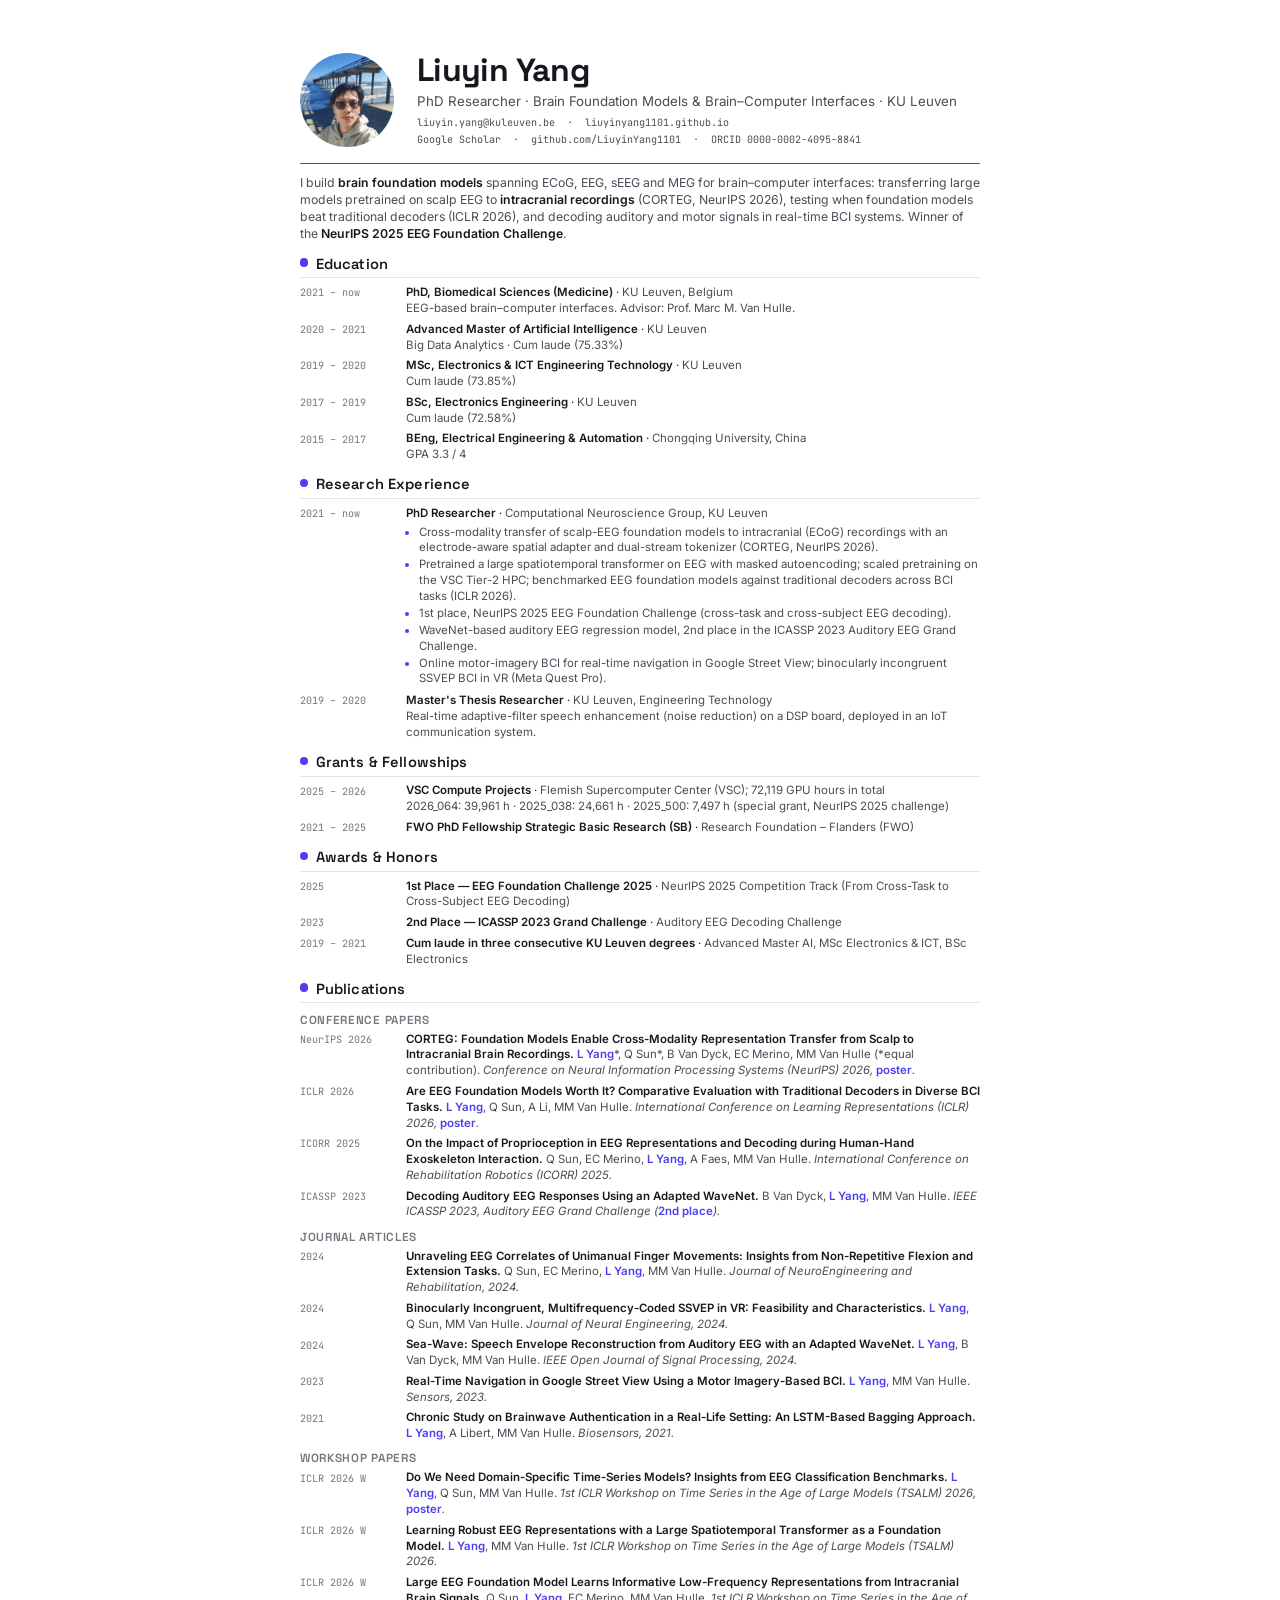
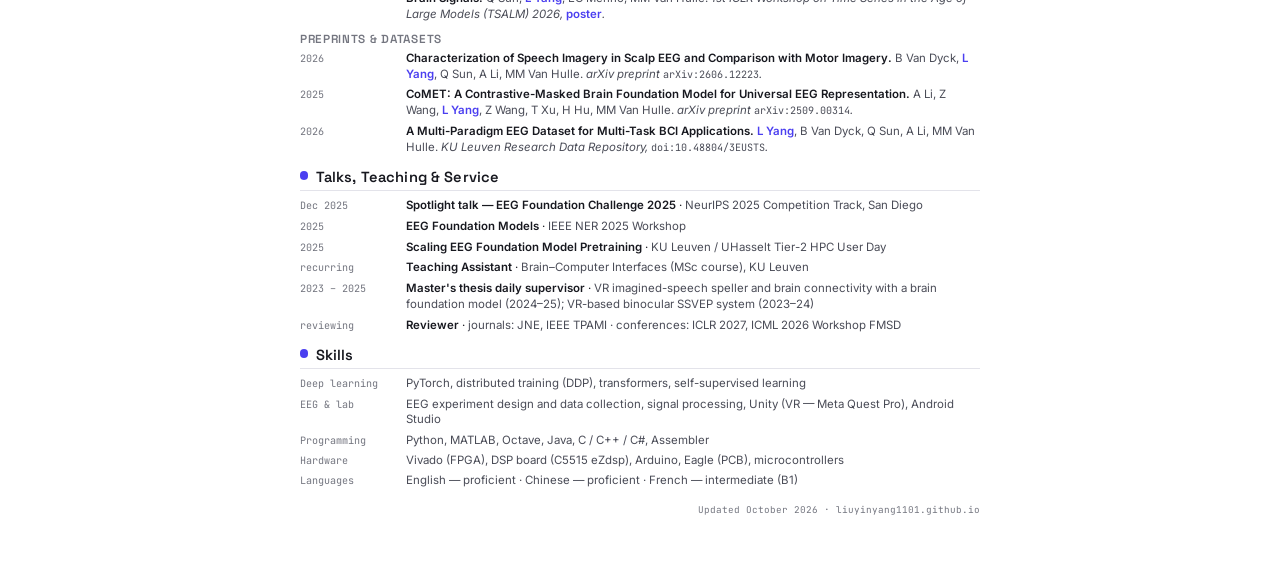
<file: cv/cv.html>
<!DOCTYPE html>
<html lang="en">
<head>
  <meta charset="UTF-8" />
  <meta name="viewport" content="width=device-width, initial-scale=1.0" />
  <title>Liuyin Yang — CV</title>
  <meta name="robots" content="noindex" />
  <!-- Source of assets/cv.pdf. Edit here, then run: bash scripts/build_cv.sh -->
  <link rel="preconnect" href="https://fonts.googleapis.com" />
  <link rel="preconnect" href="https://fonts.gstatic.com" crossorigin />
  <link href="https://fonts.googleapis.com/css2?family=Inter:wght@400;500;600;700&family=Space+Grotesk:wght@500;600;700&family=JetBrains+Mono:wght@400;500&display=swap" rel="stylesheet" />
  <style>
    :root {
      --text: #17181f;
      --text-2: #4a4c57;
      --muted: #73757f;
      --rule: #e3e3ea;
      --accent: #4b3ff0;
      --font-display: "Space Grotesk", system-ui, sans-serif;
      --font-body: "Inter", system-ui, sans-serif;
      --font-mono: "JetBrains Mono", ui-monospace, monospace;
    }
    @page { size: A4; margin: 12mm 15mm 11mm; }
    * { box-sizing: border-box; margin: 0; padding: 0; }
    html { -webkit-print-color-adjust: exact; print-color-adjust: exact; }
    body {
      font-family: var(--font-body);
      font-size: 8.6pt;
      line-height: 1.38;
      color: var(--text);
      background: #fff;
    }
    @media screen {
      body { max-width: 210mm; margin: 0 auto; padding: 14mm 15mm; }
    }
    a { color: inherit; text-decoration: none; }
    strong { font-weight: 600; }

    /* ---- header ---- */
    .head { display: flex; gap: 6mm; align-items: center; padding-bottom: 4mm; border-bottom: 1.4pt solid var(--accent); }
    .head img { width: 25mm; height: 25mm; border-radius: 50%; object-fit: cover; flex: none; }
    .head-main { flex: 1; }
    .name { font-family: var(--font-display); font-weight: 700; font-size: 24pt; line-height: 1; letter-spacing: -0.02em; }
    .role { margin-top: 1.6mm; margin-bottom: 1.4mm; font-size: 10pt; color: var(--text-2); }
    .contact { margin-top: 0.8mm; font-family: var(--font-mono); font-size: 7.6pt; color: var(--text-2); display: flex; flex-wrap: wrap; gap: 0.6mm 3.2mm; }
    .contact span::before { content: "·"; color: var(--accent); margin-right: 3.2mm; }
    .contact span:first-child::before { content: none; }

    .summary { margin-top: 3mm; font-size: 9.2pt; color: var(--text-2); }
    .summary strong { color: var(--text); }

    /* ---- sections ---- */
    h2 {
      font-family: var(--font-display); font-weight: 600; font-size: 11pt;
      letter-spacing: 0.01em; color: var(--text);
      margin: 3mm 0 1.8mm; padding-bottom: 0.9mm; border-bottom: 0.6pt solid var(--rule);
      break-after: avoid;
    }
    h2::before { content: ""; display: inline-block; width: 2.2mm; height: 2.2mm; border-radius: 50%; background: var(--accent); margin-right: 2mm; vertical-align: 0.15em; }
    h3 { font-family: var(--font-display); font-weight: 600; font-size: 8.8pt; color: var(--muted); text-transform: uppercase; letter-spacing: 0.06em; margin: 2.2mm 0 1mm; break-after: avoid; }

    .row { display: grid; grid-template-columns: 24mm 1fr; column-gap: 4mm; margin-bottom: 1.3mm; break-inside: avoid; }
    .when { font-family: var(--font-mono); font-size: 7.6pt; color: var(--muted); padding-top: 0.3mm; white-space: nowrap; }
    .what { font-weight: 600; }
    .where { color: var(--text-2); }
    .note { color: var(--text-2); }
    ul.bullets { margin: 0.8mm 0 0 3.6mm; color: var(--text-2); }
    ul.bullets li { margin-bottom: 0.3mm; }
    ul.bullets li::marker { color: var(--accent); }

    /* publications */
    ol.pubs { list-style: none; counter-reset: pub; }
    ol.pubs li { display: grid; grid-template-columns: 24mm 1fr; column-gap: 4mm; margin-bottom: 1.3mm; break-inside: avoid; }
    .pub-title { font-weight: 600; }
    .pub-authors { color: var(--text-2); }
    .pub-authors b { color: var(--accent); font-weight: 600; }
    .pub-venue { color: var(--text-2); font-style: italic; }
    .pub-venue .tag { font-style: normal; font-weight: 600; color: var(--accent); }
    .mono { font-family: var(--font-mono); font-size: 7.6pt; font-style: normal; }

    .skills { display: grid; grid-template-columns: 24mm 1fr; column-gap: 4mm; row-gap: 1.2mm; }
    .skills dt { font-family: var(--font-mono); font-size: 7.6pt; color: var(--muted); padding-top: 0.3mm; }
    .skills dd { color: var(--text-2); }

    .foot { margin-top: 4mm; font-family: var(--font-mono); font-size: 7pt; color: var(--muted); text-align: right; }
  </style>
</head>
<body>

  <header class="head">
    <img src="../assets/profile-web.jpg" alt="" />
    <div class="head-main">
      <h1 class="name">Liuyin Yang</h1>
      <p class="role">PhD Researcher · Brain Foundation Models &amp; Brain–Computer Interfaces · KU Leuven</p>
      <p class="contact">
        <span>liuyin.yang@kuleuven.be</span>
        <span><a href="https://liuyinyang1101.github.io/">liuyinyang1101.github.io</a></span>
      </p>
      <p class="contact">
        <span><a href="https://scholar.google.com/citations?hl=en&amp;user=GLgF-JMAAAAJ">Google Scholar</a></span>
        <span><a href="https://github.com/LiuyinYang1101">github.com/LiuyinYang1101</a></span>
        <span><a href="https://orcid.org/0000-0002-4095-8841">ORCID 0000-0002-4095-8841</a></span>
      </p>
    </div>
  </header>

  <p class="summary">
    I build <strong>brain foundation models</strong> spanning ECoG, EEG, sEEG and MEG for brain–computer
    interfaces: transferring large models
    pretrained on scalp EEG to <strong>intracranial recordings</strong> (CORTEG, NeurIPS 2026), testing when
    foundation models beat traditional decoders (ICLR 2026), and decoding auditory and motor signals in
    real-time BCI systems. Winner of the <strong>NeurIPS 2025 EEG Foundation Challenge</strong>.
  </p>

  <h2>Education</h2>
  <div class="row">
    <div class="when">2021 – now</div>
    <div><span class="what">PhD, Biomedical Sciences (Medicine)</span> · <span class="where">KU Leuven, Belgium</span>
      <div class="note">EEG-based brain–computer interfaces. Advisor: Prof. Marc M. Van Hulle.</div></div>
  </div>
  <div class="row">
    <div class="when">2020 – 2021</div>
    <div><span class="what">Advanced Master of Artificial Intelligence</span> · <span class="where">KU Leuven</span>
      <div class="note">Big Data Analytics · Cum laude (75.33%)</div></div>
  </div>
  <div class="row">
    <div class="when">2019 – 2020</div>
    <div><span class="what">MSc, Electronics &amp; ICT Engineering Technology</span> · <span class="where">KU Leuven</span>
      <div class="note">Cum laude (73.85%)</div></div>
  </div>
  <div class="row">
    <div class="when">2017 – 2019</div>
    <div><span class="what">BSc, Electronics Engineering</span> · <span class="where">KU Leuven</span>
      <div class="note">Cum laude (72.58%)</div></div>
  </div>
  <div class="row">
    <div class="when">2015 – 2017</div>
    <div><span class="what">BEng, Electrical Engineering &amp; Automation</span> · <span class="where">Chongqing University, China</span>
      <div class="note">GPA 3.3 / 4</div></div>
  </div>

  <h2>Research Experience</h2>
  <div class="row">
    <div class="when">2021 – now</div>
    <div><span class="what">PhD Researcher</span> · <span class="where">Computational Neuroscience Group, KU Leuven</span>
      <ul class="bullets">
        <li>Cross-modality transfer of scalp-EEG foundation models to intracranial (ECoG) recordings with an electrode-aware spatial adapter and dual-stream tokenizer (CORTEG, NeurIPS 2026).</li>
        <li>Pretrained a large spatiotemporal transformer on EEG with masked autoencoding; scaled pretraining on the VSC Tier-2 HPC; benchmarked EEG foundation models against traditional decoders across BCI tasks (ICLR 2026).</li>
        <li>1st place, NeurIPS 2025 EEG Foundation Challenge (cross-task and cross-subject EEG decoding).</li>
        <li>WaveNet-based auditory EEG regression model, 2nd place in the ICASSP 2023 Auditory EEG Grand Challenge.</li>
        <li>Online motor-imagery BCI for real-time navigation in Google Street View; binocularly incongruent SSVEP BCI in VR (Meta Quest Pro).</li>
      </ul></div>
  </div>
  <div class="row">
    <div class="when">2019 – 2020</div>
    <div><span class="what">Master's Thesis Researcher</span> · <span class="where">KU Leuven, Engineering Technology</span>
      <div class="note">Real-time adaptive-filter speech enhancement (noise reduction) on a DSP board, deployed in an IoT communication system.</div></div>
  </div>

  <h2>Grants &amp; Fellowships</h2>
  <div class="row">
    <div class="when">2025 – 2026</div>
    <div><span class="what">VSC Compute Projects</span> · <span class="where">Flemish Supercomputer Center (VSC); 72,119 GPU hours in total</span>
      <div class="note">2026_064: 39,961 h · 2025_038: 24,661 h · 2025_500: 7,497 h (special grant, NeurIPS 2025 challenge)</div></div>
  </div>
  <div class="row">
    <div class="when">2021 – 2025</div>
    <div><span class="what">FWO PhD Fellowship Strategic Basic Research (SB)</span> · <span class="where">Research Foundation – Flanders (FWO)</span></div>
  </div>

  <h2>Awards &amp; Honors</h2>
  <div class="row">
    <div class="when">2025</div>
    <div><span class="what">1st Place — EEG Foundation Challenge 2025</span> · <span class="where">NeurIPS 2025 Competition Track (From Cross-Task to Cross-Subject EEG Decoding)</span></div>
  </div>
  <div class="row">
    <div class="when">2023</div>
    <div><span class="what">2nd Place — ICASSP 2023 Grand Challenge</span> · <span class="where">Auditory EEG Decoding Challenge</span></div>
  </div>
  <div class="row">
    <div class="when">2019 – 2021</div>
    <div><span class="what">Cum laude in three consecutive KU Leuven degrees</span> · <span class="where">Advanced Master AI, MSc Electronics &amp; ICT, BSc Electronics</span></div>
  </div>

  <h2>Publications</h2>

  <h3>Conference papers</h3>
  <ol class="pubs">
    <li><span class="when">NeurIPS 2026</span><div>
      <span class="pub-title">CORTEG: Foundation Models Enable Cross-Modality Representation Transfer from Scalp to Intracranial Brain Recordings.</span>
      <span class="pub-authors"><b>L Yang</b>*, Q Sun*, B Van Dyck, EC Merino, MM Van Hulle (*equal contribution).</span>
      <span class="pub-venue">Conference on Neural Information Processing Systems (NeurIPS) 2026, <span class="tag">poster</span>.</span></div></li>
    <li><span class="when">ICLR 2026</span><div>
      <span class="pub-title">Are EEG Foundation Models Worth It? Comparative Evaluation with Traditional Decoders in Diverse BCI Tasks.</span>
      <span class="pub-authors"><b>L Yang</b>, Q Sun, A Li, MM Van Hulle.</span>
      <span class="pub-venue">International Conference on Learning Representations (ICLR) 2026, <span class="tag">poster</span>.</span></div></li>
    <li><span class="when">ICORR 2025</span><div>
      <span class="pub-title">On the Impact of Proprioception in EEG Representations and Decoding during Human-Hand Exoskeleton Interaction.</span>
      <span class="pub-authors">Q Sun, EC Merino, <b>L Yang</b>, A Faes, MM Van Hulle.</span>
      <span class="pub-venue">International Conference on Rehabilitation Robotics (ICORR) 2025.</span></div></li>
    <li><span class="when">ICASSP 2023</span><div>
      <span class="pub-title">Decoding Auditory EEG Responses Using an Adapted WaveNet.</span>
      <span class="pub-authors">B Van Dyck, <b>L Yang</b>, MM Van Hulle.</span>
      <span class="pub-venue">IEEE ICASSP 2023, Auditory EEG Grand Challenge (<span class="tag">2nd place</span>).</span></div></li>
  </ol>

  <h3>Journal articles</h3>
  <ol class="pubs">
    <li><span class="when">2024</span><div>
      <span class="pub-title">Unraveling EEG Correlates of Unimanual Finger Movements: Insights from Non-Repetitive Flexion and Extension Tasks.</span>
      <span class="pub-authors">Q Sun, EC Merino, <b>L Yang</b>, MM Van Hulle.</span>
      <span class="pub-venue">Journal of NeuroEngineering and Rehabilitation, 2024.</span></div></li>
    <li><span class="when">2024</span><div>
      <span class="pub-title">Binocularly Incongruent, Multifrequency-Coded SSVEP in VR: Feasibility and Characteristics.</span>
      <span class="pub-authors"><b>L Yang</b>, Q Sun, MM Van Hulle.</span>
      <span class="pub-venue">Journal of Neural Engineering, 2024.</span></div></li>
    <li><span class="when">2024</span><div>
      <span class="pub-title">Sea-Wave: Speech Envelope Reconstruction from Auditory EEG with an Adapted WaveNet.</span>
      <span class="pub-authors"><b>L Yang</b>, B Van Dyck, MM Van Hulle.</span>
      <span class="pub-venue">IEEE Open Journal of Signal Processing, 2024.</span></div></li>
    <li><span class="when">2023</span><div>
      <span class="pub-title">Real-Time Navigation in Google Street View Using a Motor Imagery-Based BCI.</span>
      <span class="pub-authors"><b>L Yang</b>, MM Van Hulle.</span>
      <span class="pub-venue">Sensors, 2023.</span></div></li>
    <li><span class="when">2021</span><div>
      <span class="pub-title">Chronic Study on Brainwave Authentication in a Real-Life Setting: An LSTM-Based Bagging Approach.</span>
      <span class="pub-authors"><b>L Yang</b>, A Libert, MM Van Hulle.</span>
      <span class="pub-venue">Biosensors, 2021.</span></div></li>
  </ol>

  <h3>Workshop papers</h3>
  <ol class="pubs">
    <li><span class="when">ICLR 2026 W</span><div>
      <span class="pub-title">Do We Need Domain-Specific Time-Series Models? Insights from EEG Classification Benchmarks.</span>
      <span class="pub-authors"><b>L Yang</b>, Q Sun, MM Van Hulle.</span>
      <span class="pub-venue">1st ICLR Workshop on Time Series in the Age of Large Models (TSALM) 2026, <span class="tag">poster</span>.</span></div></li>
    <li><span class="when">ICLR 2026 W</span><div>
      <span class="pub-title">Learning Robust EEG Representations with a Large Spatiotemporal Transformer as a Foundation Model.</span>
      <span class="pub-authors"><b>L Yang</b>, MM Van Hulle.</span>
      <span class="pub-venue">1st ICLR Workshop on Time Series in the Age of Large Models (TSALM) 2026.</span></div></li>
    <li><span class="when">ICLR 2026 W</span><div>
      <span class="pub-title">Large EEG Foundation Model Learns Informative Low-Frequency Representations from Intracranial Brain Signals.</span>
      <span class="pub-authors">Q Sun, <b>L Yang</b>, EC Merino, MM Van Hulle.</span>
      <span class="pub-venue">1st ICLR Workshop on Time Series in the Age of Large Models (TSALM) 2026, <span class="tag">poster</span>.</span></div></li>
  </ol>

  <h3>Preprints &amp; datasets</h3>
  <ol class="pubs">
    <li><span class="when">2026</span><div>
      <span class="pub-title">Characterization of Speech Imagery in Scalp EEG and Comparison with Motor Imagery.</span>
      <span class="pub-authors">B Van Dyck, <b>L Yang</b>, Q Sun, A Li, MM Van Hulle.</span>
      <span class="pub-venue">arXiv preprint <span class="mono">arXiv:2606.12223</span>.</span></div></li>
    <li><span class="when">2025</span><div>
      <span class="pub-title">CoMET: A Contrastive-Masked Brain Foundation Model for Universal EEG Representation.</span>
      <span class="pub-authors">A Li, Z Wang, <b>L Yang</b>, Z Wang, T Xu, H Hu, MM Van Hulle.</span>
      <span class="pub-venue">arXiv preprint <span class="mono">arXiv:2509.00314</span>.</span></div></li>
    <li><span class="when">2026</span><div>
      <span class="pub-title">A Multi-Paradigm EEG Dataset for Multi-Task BCI Applications.</span>
      <span class="pub-authors"><b>L Yang</b>, B Van Dyck, Q Sun, A Li, MM Van Hulle.</span>
      <span class="pub-venue">KU Leuven Research Data Repository, <span class="mono">doi:10.48804/3EUSTS</span>.</span></div></li>
  </ol>

  <h2>Talks, Teaching &amp; Service</h2>
  <div class="row">
    <div class="when">Dec 2025</div>
    <div><span class="what">Spotlight talk — EEG Foundation Challenge 2025</span> · <span class="where">NeurIPS 2025 Competition Track, San Diego</span></div>
  </div>
  <div class="row">
    <div class="when">2025</div>
    <div><span class="what">EEG Foundation Models</span> · <span class="where">IEEE NER 2025 Workshop</span></div>
  </div>
  <div class="row">
    <div class="when">2025</div>
    <div><span class="what">Scaling EEG Foundation Model Pretraining</span> · <span class="where">KU Leuven / UHasselt Tier-2 HPC User Day</span></div>
  </div>
  <div class="row">
    <div class="when">recurring</div>
    <div><span class="what">Teaching Assistant</span> · <span class="where">Brain–Computer Interfaces (MSc course), KU Leuven</span></div>
  </div>
  <div class="row">
    <div class="when">2023 – 2025</div>
    <div><span class="what">Master's thesis daily supervisor</span> · <span class="where">VR imagined-speech speller and brain connectivity with a brain foundation model (2024–25); VR-based binocular SSVEP system (2023–24)</span></div>
  </div>
  <div class="row">
    <div class="when">reviewing</div>
    <div><span class="what">Reviewer</span> · <span class="where">journals: JNE, IEEE TPAMI · conferences: ICLR 2027, ICML 2026 Workshop FMSD</span></div>
  </div>

  <h2>Skills</h2>
  <dl class="skills">
    <dt>Deep learning</dt><dd>PyTorch, distributed training (DDP), transformers, self-supervised learning</dd>
    <dt>EEG &amp; lab</dt><dd>EEG experiment design and data collection, signal processing, Unity (VR — Meta Quest Pro), Android Studio</dd>
    <dt>Programming</dt><dd>Python, MATLAB, Octave, Java, C / C++ / C#, Assembler</dd>
    <dt>Hardware</dt><dd>Vivado (FPGA), DSP board (C5515 eZdsp), Arduino, Eagle (PCB), microcontrollers</dd>
    <dt>Languages</dt><dd>English — proficient · Chinese — proficient · French — intermediate (B1)</dd>
  </dl>

  <p class="foot">Updated October 2026 · liuyinyang1101.github.io</p>

</body>
</html>
</file>
<file: style.css>
/* ===================================================
   Liuyin Yang — Researcher Profile
   "Signal readout" design system

   Voices:
     display  Space Grotesk   headings, name, titles
     body     Inter           prose, descriptions
     mono     JetBrains Mono   data — years, IDs, counts, labels

   Signature: an ambient multi-channel EEG trace in the hero,
   drawn once on load (see script.js), plus a monospace
   "instrument-readout" treatment for every number on the page.
   =================================================== */

:root {
  /* === FONT FAMILIES === */
  --font-display: "Space Grotesk", -apple-system, BlinkMacSystemFont, "Segoe UI", sans-serif;
  --font-body:    "Inter", -apple-system, BlinkMacSystemFont, "Segoe UI", "Helvetica Neue", Arial, sans-serif;
  --font-mono:    "JetBrains Mono", ui-monospace, "SF Mono", "Cascadia Code", Menlo, Consolas, monospace;

  /* === TYPE SIZE === */
  --fs-display:    clamp(3rem, 7vw, 4.6rem);
  --fs-section:    clamp(2.1rem, 4.3vw, 3rem);
  --fs-stat:       clamp(2.1rem, 4vw, 2.6rem);
  --fs-h2:         1.5rem;
  --fs-h3:         1.25rem;
  --fs-h3-lg:      1.4rem;
  --fs-nav-brand:  1.125rem;
  --fs-lead:       clamp(1.05rem, 2vw, 1.28rem);
  --fs-body:       1.0625rem;
  --fs-body-sm:    0.9375rem;
  --fs-meta:       0.875rem;
  --fs-label:      0.78rem;
  --fs-tiny:       0.72rem;

  /* === FONT WEIGHT === */
  --fw-regular:    400;
  --fw-medium:     500;
  --fw-semibold:   600;
  --fw-bold:       700;

  /* === LIGHT COLOR === */
  --c-bg:          #fafafc;
  --c-bg-2:        #f2f2f7;
  --c-surface:     #ffffff;
  --c-surface-2:   #f2f2f7;
  --c-text:        #16171d;
  --c-text-2:      #44464f;
  --c-muted:       #666873;
  --c-border:      #e4e4ec;
  --c-border-2:    #eeeef3;
  --c-accent:      #4b3ff0;
  --c-accent-strong:#3a2fd8;
  --c-on-accent:   #ffffff;
  --c-accent-line: rgba(75, 63, 240, 0.22);
  --signal-1:      #4b3ff0;
  --signal-2:      #08b6d4;
  --signal-opacity: 0.30;
  --glow:          none;
  --hero-halo:     none;

  /* === LETTER SPACING === */
  --ls-tight:      -0.03em;
  --ls-snug:       -0.02em;
  --ls-base:       -0.01em;
  --ls-wide:       0.12em;

  /* === LINE HEIGHT === */
  --lh-display:    1.02;
  --lh-snug:       1.1;
  --lh-tight:      1.28;
  --lh-normal:     1.5;
  --lh-relaxed:    1.6;

  /* === EFFECTS === */
  --shadow-sm:     0 1px 3px rgba(20, 22, 40, 0.05);
  --shadow-md:     0 2px 8px rgba(20, 22, 40, 0.06), 0 14px 40px rgba(20, 22, 40, 0.07);
  --shadow-pop:    0 1px 3px rgba(20, 22, 40, 0.12);
  --blur-nav:      saturate(180%) blur(20px);
  --transition:    0.2s ease;

  /* === RADII === */
  --radius-s:      8px;
  --radius-l:      18px;
  --radius-pill:   980px;

  /* === LAYOUT === */
  --maxw:          980px;
  --pad-x:         1.5rem;
  --section-pad:   7rem;
  --nav-h:         58px;
}

/* === DARK COLOR === */
:root[data-theme="dark"] {
  --c-bg:          #0a0b10;
  --c-bg-2:        #0f1017;
  --c-surface:     #15161f;
  --c-surface-2:   #12131b;
  --c-text:        #f1f2f6;
  --c-text-2:      #c3c5d2;
  --c-muted:       #8a8c9b;
  --c-border:      #272936;
  --c-border-2:    #1e202b;
  --c-accent:      #8f88ff;
  --c-accent-strong:#a9a3ff;
  --c-on-accent:   #0a0b10;
  --c-accent-line: rgba(143, 136, 255, 0.30);
  --signal-1:      #a59fff;
  --signal-2:      #3fe6f7;
  --signal-opacity: 0.8;
  --glow:          drop-shadow(0 0 2px) drop-shadow(0 0 8px);
  --hero-halo:     0 0 3px var(--c-bg), 0 0 10px var(--c-bg), 0 0 18px var(--c-bg);
  --shadow-sm:     0 1px 3px rgba(0, 0, 0, 0.4);
  --shadow-md:     0 2px 10px rgba(0, 0, 0, 0.45), 0 16px 44px rgba(0, 0, 0, 0.5);
  --shadow-pop:    0 1px 3px rgba(0, 0, 0, 0.5);
  --blur-nav:      saturate(160%) blur(20px);
}

/* No-JS fallback: honor the OS preference when no theme is set */
@media (prefers-color-scheme: dark) {
  :root:not([data-theme]) {
    --c-bg:          #0a0b10;
    --c-bg-2:        #0f1017;
    --c-surface:     #15161f;
    --c-surface-2:   #12131b;
    --c-text:        #f1f2f6;
    --c-text-2:      #c3c5d2;
    --c-muted:       #8a8c9b;
    --c-border:      #272936;
    --c-border-2:    #1e202b;
    --c-accent:      #8f88ff;
    --c-accent-strong:#a9a3ff;
    --c-on-accent:   #0a0b10;
    --c-accent-line: rgba(143, 136, 255, 0.30);
    --signal-1:      #a59fff;
    --signal-2:      #3fe6f7;
    --signal-opacity: 0.8;
    --glow:          drop-shadow(0 0 2px) drop-shadow(0 0 8px);
    --hero-halo:     0 0 3px var(--c-bg), 0 0 10px var(--c-bg), 0 0 18px var(--c-bg);
    --shadow-sm:     0 1px 3px rgba(0, 0, 0, 0.4);
    --shadow-md:     0 2px 10px rgba(0, 0, 0, 0.45), 0 16px 44px rgba(0, 0, 0, 0.5);
    --shadow-pop:    0 1px 3px rgba(0, 0, 0, 0.5);
    --blur-nav:      saturate(160%) blur(20px);
  }
}

/* ===== RESET ===== */
*, *::before, *::after { box-sizing: border-box; margin: 0; padding: 0; }
html { scroll-behavior: smooth; }
body {
  font-family: var(--font-body);
  background: var(--c-bg);
  color: var(--c-text);
  font-size: var(--fs-body);
  line-height: var(--lh-normal);
  letter-spacing: var(--ls-base);
  font-feature-settings: "kern", "liga";
  -webkit-font-smoothing: antialiased;
  -moz-osx-font-smoothing: grayscale;
  transition: background var(--transition), color var(--transition);
}
a { color: var(--c-accent); text-decoration: none; }
a:hover { text-decoration: underline; }
img { max-width: 100%; display: block; }
ol, ul { list-style: none; }
button { font: inherit; cursor: pointer; color: inherit; }
.mono { font-family: var(--font-mono); font-size: 0.92em; letter-spacing: 0; }

/* Keyboard focus */
:focus-visible {
  outline: 2px solid var(--c-accent);
  outline-offset: 3px;
  border-radius: 4px;
}
/* <main> is focused by the skip link (tabindex=-1); no ring around the page */
main:focus { outline: none; }

.visually-hidden {
  position: absolute;
  width: 1px; height: 1px;
  padding: 0; margin: -1px;
  overflow: hidden;
  clip-path: inset(50%);
  white-space: nowrap;
  border: 0;
}

.skip-link {
  position: absolute;
  left: -999px;
  top: 0;
  z-index: 200;
  background: var(--c-accent);
  color: var(--c-on-accent);
  padding: 0.6rem 1rem;
  border-radius: 0 0 var(--radius-s) 0;
  font-family: var(--font-mono);
  font-size: var(--fs-label);
}
.skip-link:focus { left: 0; text-decoration: none; }

/* ===================================================
   NAV
   =================================================== */
.nav {
  position: sticky; top: 0; z-index: 100;
  background: color-mix(in srgb, var(--c-bg) 82%, transparent);
  backdrop-filter: var(--blur-nav);
  -webkit-backdrop-filter: var(--blur-nav);
  border-bottom: 1px solid var(--c-border-2);
}
.nav-inner {
  max-width: var(--maxw);
  margin: 0 auto;
  padding: 0 var(--pad-x);
  height: var(--nav-h);
  display: flex;
  align-items: center;
  gap: 1rem;
}
.nav-name {
  font-family: var(--font-display);
  font-size: var(--fs-nav-brand);
  font-weight: var(--fw-bold);
  color: var(--c-text);
  letter-spacing: var(--ls-snug);
  margin-right: auto;
  transition: opacity var(--transition);
}
.nav-name:hover { text-decoration: none; opacity: 0.65; }
.nav-links {
  display: flex;
  gap: 1.6rem;
}
.nav-links a {
  font-family: var(--font-mono);
  font-size: var(--fs-label);
  font-weight: var(--fw-medium);
  color: var(--c-text-2);
  letter-spacing: 0;
  transition: color var(--transition);
}
.nav-links a:hover { color: var(--c-accent); text-decoration: none; }
.nav-links a.active { color: var(--c-accent); }

.theme-toggle {
  display: inline-flex;
  align-items: center;
  justify-content: center;
  width: 34px; height: 34px;
  border: 1px solid var(--c-border);
  border-radius: var(--radius-pill);
  background: var(--c-surface);
  color: var(--c-text-2);
  transition: color var(--transition), border-color var(--transition), background var(--transition);
  flex-shrink: 0;
}
.theme-toggle:hover { color: var(--c-accent); border-color: var(--c-accent-line); }
.icon-sun { display: none; }
.icon-moon { display: block; }
:root[data-theme="dark"] .icon-sun { display: block; }
:root[data-theme="dark"] .icon-moon { display: none; }
@media (prefers-color-scheme: dark) {
  :root:not([data-theme]) .icon-sun { display: block; }
  :root:not([data-theme]) .icon-moon { display: none; }
}

/* ===================================================
   HERO
   =================================================== */
.hero {
  position: relative;
  padding: 5rem 0 5.5rem;
  text-align: center;
  overflow: hidden;
  border-bottom: 1px solid var(--c-border-2);
}
.hero-signal {
  position: absolute;
  inset: 0;
  z-index: 0;
  pointer-events: none;
  opacity: var(--signal-opacity);
  -webkit-mask-image: linear-gradient(180deg, transparent 0%, #000 22%, #000 60%, transparent 100%);
          mask-image: linear-gradient(180deg, transparent 0%, #000 22%, #000 60%, transparent 100%);
}
.hero-signal svg { width: 100%; height: 100%; display: block; }
.hero-signal path {
  fill: none;
  stroke: currentColor;
  stroke-width: 1.4;
  vector-effect: non-scaling-stroke;
  filter: var(--glow);
}
.hero-inner {
  position: relative;
  z-index: 1;
  max-width: 760px;
  margin: 0 auto;
  padding: 0 var(--pad-x);
}
.photo {
  width: 116px;
  height: 116px;
  border-radius: 50%;
  margin: 0 auto 1.7rem;
  overflow: hidden;
  background: var(--c-surface-2);
  box-shadow: var(--shadow-md);
  outline: 3px solid var(--c-surface);
  outline-offset: 0;
}
.photo img { width: 100%; height: 100%; object-fit: cover; }
.photo-fallback {
  display: none;
  width: 100%; height: 100%;
  align-items: center; justify-content: center;
  background: linear-gradient(140deg, #4b3ff0 0%, #067a96 100%);
  font-family: var(--font-display);
  font-size: 42px;
  font-weight: var(--fw-bold);
  color: #fff;
  letter-spacing: var(--ls-snug);
}
.hero-eyebrow {
  font-family: var(--font-mono);
  font-size: var(--fs-label);
  font-weight: var(--fw-medium);
  color: var(--c-muted);
  letter-spacing: var(--ls-wide);
  text-transform: uppercase;
  margin-bottom: 1.1rem;
}
.hero-name {
  font-family: var(--font-display);
  font-size: var(--fs-display);
  font-weight: var(--fw-bold);
  color: var(--c-text);
  letter-spacing: var(--ls-tight);
  line-height: var(--lh-display);
  margin-bottom: 1.3rem;
  text-wrap: balance;
}
.hero-tagline {
  font-family: var(--font-body);
  font-size: var(--fs-lead);
  font-weight: var(--fw-regular);
  color: var(--c-text-2);
  letter-spacing: var(--ls-base);
  line-height: 1.5;
  max-width: 40rem;
  margin: 0 auto 1.8rem;
  text-wrap: pretty;
}
.hero-tagline strong { color: var(--c-text); font-weight: var(--fw-semibold); }
/* dark mode: a background-coloured halo keeps the text legible over the glowing traces */
.hero-eyebrow, .hero-name, .hero-tagline { text-shadow: var(--hero-halo); }
.hero-tags {
  display: flex;
  flex-wrap: wrap;
  justify-content: center;
  gap: 0.5rem;
  margin-bottom: 2.2rem;
}
.hero-tags li {
  font-family: var(--font-mono);
  font-size: var(--fs-tiny);
  font-weight: var(--fw-medium);
  color: var(--c-text-2);
  background: var(--c-surface);
  border: 1px solid var(--c-border);
  padding: 0.34rem 0.8rem;
  border-radius: var(--radius-pill);
  letter-spacing: 0;
}
.hero-actions {
  display: flex;
  flex-wrap: wrap;
  justify-content: center;
  align-items: center;
  gap: 0.8rem;
}
.btn-primary {
  display: inline-block;
  background: var(--c-accent);
  color: var(--c-on-accent);
  font-size: var(--fs-body-sm);
  font-weight: var(--fw-semibold);
  letter-spacing: var(--ls-base);
  padding: 0.72rem 1.5rem;
  border-radius: var(--radius-pill);
  transition: background var(--transition), transform var(--transition);
}
.btn-primary:hover {
  background: var(--c-accent-strong);
  text-decoration: none;
  color: var(--c-on-accent);
  transform: translateY(-1px);
}
.btn-ghost {
  display: inline-flex;
  align-items: center;
  gap: 0.4rem;
  font-family: var(--font-mono);
  font-size: var(--fs-label);
  font-weight: var(--fw-medium);
  color: var(--c-text-2);
  padding: 0.72rem 0.6rem;
  transition: color var(--transition);
}
.btn-ghost:hover { color: var(--c-accent); text-decoration: none; }

/* ===================================================
   SECTION
   =================================================== */
.section {
  padding: var(--section-pad) 0;
  border-top: 1px solid var(--c-border-2);
}
.section--alt { background: var(--c-bg-2); }
.section-inner {
  max-width: var(--maxw);
  margin: 0 auto;
  padding: 0 var(--pad-x);
}
.section-kicker {
  font-family: var(--font-mono);
  font-size: var(--fs-label);
  font-weight: var(--fw-medium);
  color: var(--c-accent);
  letter-spacing: var(--ls-wide);
  text-transform: uppercase;
  margin-bottom: 0.9rem;
  display: flex;
  align-items: center;
  gap: 0.6rem;
}
.section-kicker::before {
  content: "";
  width: 26px;
  height: 2px;
  background: currentColor;
  display: inline-block;
  opacity: 0.7;
}
.section-title {
  font-family: var(--font-display);
  font-size: var(--fs-section);
  font-weight: var(--fw-bold);
  color: var(--c-text);
  letter-spacing: var(--ls-snug);
  line-height: var(--lh-snug);
  margin-bottom: 3rem;
}

/* ===================================================
   CV / TIMELINE
   =================================================== */
.cv-grid {
  display: grid;
  grid-template-columns: 1fr 1fr;
  gap: 3.5rem 3rem;
}
.cv-block--full {
  grid-column: 1 / -1;
  margin-top: 1rem;
}
.cv-block-title {
  font-family: var(--font-mono);
  font-size: var(--fs-label);
  font-weight: var(--fw-medium);
  text-transform: uppercase;
  letter-spacing: var(--ls-wide);
  color: var(--c-muted);
  margin-bottom: 1.5rem;
}

.timeline {
  display: flex;
  flex-direction: column;
  gap: 1.6rem;
}
.timeline-item {
  display: grid;
  grid-template-columns: 92px 1fr;
  gap: 1.1rem;
}
.tl-year {
  font-family: var(--font-mono);
  font-size: var(--fs-label);
  font-weight: var(--fw-medium);
  color: var(--c-muted);
  letter-spacing: 0;
  padding-top: 3px;
  white-space: nowrap;
  font-variant-numeric: tabular-nums;
}
.tl-body { min-width: 0; }
.tl-role {
  font-family: var(--font-display);
  font-size: var(--fs-body);
  font-weight: var(--fw-semibold);
  color: var(--c-text);
  letter-spacing: var(--ls-base);
  margin-bottom: 3px;
}
.tl-inst {
  font-size: var(--fs-body-sm);
  font-weight: var(--fw-regular);
  color: var(--c-text-2);
  margin-bottom: 5px;
}
.tl-note {
  font-size: var(--fs-meta);
  color: var(--c-muted);
  line-height: var(--lh-normal);
}

.skills {
  display: grid;
  grid-template-columns: 180px 1fr;
  gap: 1rem 1.5rem;
  align-items: baseline;
}
.skill-cat {
  font-family: var(--font-mono);
  font-size: var(--fs-label);
  font-weight: var(--fw-medium);
  color: var(--c-muted);
  text-transform: uppercase;
  letter-spacing: var(--ls-wide);
}
.skill-list {
  font-size: var(--fs-body-sm);
  color: var(--c-text-2);
  line-height: 1.8;
}
.skill-list span:not(:last-child)::after {
  content: " · ";
  color: var(--c-border);
}

.btn-secondary {
  display: inline-flex;
  align-items: center;
  gap: 0.5rem;
  margin-top: 2.8rem;
  background: transparent;
  border: 1px solid var(--c-border);
  color: var(--c-text);
  font-family: var(--font-mono);
  font-size: var(--fs-label);
  font-weight: var(--fw-medium);
  padding: 0.65rem 1.3rem;
  border-radius: var(--radius-pill);
  transition: background var(--transition), border-color var(--transition), color var(--transition);
}
.btn-secondary:hover {
  background: var(--c-accent);
  border-color: var(--c-accent);
  color: var(--c-on-accent);
  text-decoration: none;
}

/* ===================================================
   STATS
   =================================================== */
.stats {
  display: grid;
  grid-template-columns: repeat(4, 1fr);
  gap: 1rem;
  padding: 1.8rem;
  background: var(--c-surface);
  border: 1px solid var(--c-border-2);
  border-radius: var(--radius-l);
  box-shadow: var(--shadow-sm);
  margin-bottom: 0.9rem;
}
.stat {
  text-align: center;
  padding: 0 0.5rem;
  border-right: 1px solid var(--c-border-2);
}
.stat:last-child { border-right: none; }
.stat-num {
  display: block;
  font-family: var(--font-mono);
  font-size: var(--fs-stat);
  font-weight: var(--fw-semibold);
  color: var(--c-text);
  letter-spacing: var(--ls-snug);
  font-variant-numeric: tabular-nums;
  line-height: 1;
  margin-bottom: 0.5rem;
}
.stat-label {
  font-family: var(--font-mono);
  font-size: var(--fs-label);
  font-weight: var(--fw-regular);
  color: var(--c-muted);
  letter-spacing: 0;
}
.stats-foot {
  text-align: right;
  margin: 0 0.25rem 2.5rem;
  font-family: var(--font-mono);
  font-size: var(--fs-tiny);
  color: var(--c-muted);
}
.stats-foot a {
  color: var(--c-muted);
  border-bottom: 1px solid var(--c-border);
  padding-bottom: 1px;
  transition: color var(--transition), border-color var(--transition);
}
.stats-foot a:hover {
  color: var(--c-accent);
  border-bottom-color: var(--c-accent);
  text-decoration: none;
}

/* ===================================================
   FILTERS (segmented control)
   =================================================== */
.filters {
  display: inline-flex;
  background: var(--c-surface-2);
  border: 1px solid var(--c-border-2);
  border-radius: var(--radius-pill);
  padding: 4px;
  margin-bottom: 2.2rem;
  gap: 2px;
  flex-wrap: wrap;
}
.filter-btn {
  background: transparent;
  border: none;
  font-family: var(--font-mono);
  font-size: var(--fs-label);
  font-weight: var(--fw-medium);
  color: var(--c-text-2);
  letter-spacing: 0;
  padding: 0.46rem 1rem;
  border-radius: var(--radius-pill);
  transition: background var(--transition), box-shadow var(--transition), color var(--transition);
}
.filter-btn:hover { color: var(--c-text); }
.filter-btn.active {
  background: var(--c-surface);
  color: var(--c-accent);
  box-shadow: var(--shadow-pop);
}

/* ===================================================
   ITEMS (publications)
   =================================================== */
.items {
  display: flex;
  flex-direction: column;
  border-bottom: 1px solid var(--c-border-2);
}
.item {
  padding: 1.7rem 0;
  border-top: 1px solid var(--c-border-2);
  display: grid;
  grid-template-columns: 72px 1fr auto;
  gap: 1.5rem;
  align-items: start;
}
.item-year {
  font-family: var(--font-mono);
  font-size: var(--fs-label);
  font-weight: var(--fw-medium);
  color: var(--c-muted);
  padding-top: 4px;
  font-variant-numeric: tabular-nums;
}
.item-body { min-width: 0; }
.item-flag {
  display: inline-block;
  font-family: var(--font-mono);
  font-size: var(--fs-tiny);
  font-weight: var(--fw-semibold);
  color: var(--c-accent);
  letter-spacing: var(--ls-wide);
  text-transform: uppercase;
  margin-bottom: 0.5rem;
}
.item-title {
  font-family: var(--font-display);
  font-size: var(--fs-h3);
  font-weight: var(--fw-semibold);
  color: var(--c-text);
  letter-spacing: var(--ls-base);
  line-height: var(--lh-tight);
  margin-bottom: 0.5rem;
}
.item-authors {
  font-size: var(--fs-meta);
  color: var(--c-text-2);
  line-height: var(--lh-normal);
  margin-bottom: 0.3rem;
}
.item-authors strong { color: var(--c-accent); font-weight: var(--fw-semibold); }
.item-note { color: var(--c-muted); white-space: nowrap; }
.item-desc {
  font-size: var(--fs-body-sm);
  font-weight: var(--fw-regular);
  color: var(--c-text-2);
  line-height: var(--lh-relaxed);
  margin: 0.6rem 0;
  max-width: 62ch;
}
.item-desc strong { font-weight: var(--fw-semibold); color: var(--c-text); }
.item-venue {
  font-size: var(--fs-meta);
  color: var(--c-muted);
  line-height: var(--lh-normal);
  margin-bottom: 0.65rem;
}
.item-foot {
  display: flex;
  gap: 1.1rem;
  align-items: center;
  flex-wrap: wrap;
}
.item-cites {
  font-family: var(--font-mono);
  font-size: var(--fs-tiny);
  color: var(--c-muted);
  font-variant-numeric: tabular-nums;
}
.item-link {
  font-family: var(--font-mono);
  font-size: var(--fs-label);
  font-weight: var(--fw-medium);
  color: var(--c-accent);
  transition: opacity var(--transition);
}
.item-link:hover { opacity: 0.7; }
.item-meta-right {
  display: flex;
  flex-direction: column;
  gap: 0.4rem;
  align-items: flex-end;
  padding-top: 4px;
}
.item-tag {
  display: inline-flex;
  align-items: center;
  gap: 0.42rem;
  font-family: var(--font-mono);
  font-size: var(--fs-tiny);
  font-weight: var(--fw-medium);
  color: var(--c-text-2);
  background: var(--c-surface);
  border: 1px solid var(--c-border-2);
  padding: 0.28rem 0.7rem 0.28rem 0.6rem;
  border-radius: var(--radius-pill);
  white-space: nowrap;
  letter-spacing: 0;
}
.item-tag::before {
  content: "";
  width: 6px; height: 6px;
  border-radius: 50%;
  background: var(--hue, var(--c-muted));
  flex-shrink: 0;
}
.item-tag[data-kind="journal"]    { --hue: #12b76a; }
.item-tag[data-kind="conference"] { --hue: #3b82f6; }
.item-tag[data-kind="workshop"]   { --hue: #f59e0b; }
.item-tag[data-kind="preprint"]   { --hue: #a855f7; }
.item-tag[data-kind="dataset"]    { --hue: #06b6d4; }

/* Selected publication: detailed card. Without JS every item shows its
   details; script.js adds .pubs-ready and keeps one item .is-open. */
.items { overflow-anchor: none; }
.item.is-open {
  background: var(--c-surface);
  border: 1px solid var(--c-border);
  border-left: 3px solid var(--c-accent);
  border-radius: var(--radius-l);
  padding: 1.9rem 1.8rem;
  margin: 0.4rem 0;
  box-shadow: var(--shadow-sm);
}
.item.is-open:first-child { margin-top: 0; }
.item.is-open .item-title { font-size: var(--fs-h3-lg); }
.pubs-ready .item:not(.is-open) .item-more { display: none; }
.pubs-ready .item.is-open .item-more { animation: item-more-in 0.28s ease-out; }
@keyframes item-more-in {
  from { opacity: 0; transform: translateY(4px); }
  to   { opacity: 1; transform: none; }
}
.pubs-ready .item { cursor: pointer; }
.pubs-ready .item:not(.is-open):hover .item-title { color: var(--c-accent); }

.item-toggle {
  font-family: var(--font-mono);
  font-size: var(--fs-label);
  font-weight: var(--fw-medium);
  color: var(--c-muted);
  background: none;
  border: 0;
  padding: 0;
  cursor: pointer;
  transition: color var(--transition);
}
.item-toggle::after { content: " +"; }
.item-toggle[aria-expanded="true"]::after { content: " −"; }
.item-toggle:hover { color: var(--c-accent); }

.item.hidden { display: none; }

/* The visible item right below the open card drops its top rule
   (.after-open is kept in sync by script.js as filters change). */
.item.is-open:not(.hidden) + .item,
.item.after-open { border-top-color: transparent; }

.items-empty {
  padding: 2.5rem 0;
  text-align: center;
  font-family: var(--font-mono);
  font-size: var(--fs-body-sm);
  color: var(--c-muted);
}

/* ===================================================
   AWARDS
   =================================================== */
.awards {
  display: flex;
  flex-direction: column;
}
.award {
  padding: 1.5rem 0;
  border-top: 1px solid var(--c-border-2);
  display: grid;
  grid-template-columns: 92px 1fr;
  gap: 1.5rem;
}
.award:last-child { border-bottom: 1px solid var(--c-border-2); }
.award-year {
  font-family: var(--font-mono);
  font-size: var(--fs-label);
  font-weight: var(--fw-medium);
  color: var(--c-muted);
  padding-top: 4px;
  font-variant-numeric: tabular-nums;
  white-space: nowrap;
}
.award-name {
  font-family: var(--font-display);
  font-size: var(--fs-body);
  font-weight: var(--fw-semibold);
  color: var(--c-text);
  letter-spacing: var(--ls-base);
  margin-bottom: 4px;
}
.award-source {
  font-size: var(--fs-meta);
  color: var(--c-muted);
  line-height: var(--lh-normal);
}
.award--grant { grid-template-columns: 92px 1fr auto; }
.award-amount {
  font-family: var(--font-mono);
  font-size: var(--fs-label);
  font-weight: var(--fw-medium);
  color: var(--c-accent);
  font-variant-numeric: tabular-nums;
  white-space: nowrap;
  text-align: right;
  padding-top: 4px;
}

/* ===================================================
   CONNECT
   =================================================== */
.connect {
  display: grid;
  grid-template-columns: 1fr 1fr;
  gap: 3rem;
}
.connect-eyebrow {
  font-family: var(--font-mono);
  font-size: var(--fs-label);
  font-weight: var(--fw-medium);
  text-transform: uppercase;
  letter-spacing: var(--ls-wide);
  color: var(--c-muted);
  margin-bottom: 1rem;
}
.connect-email {
  display: inline-block;
  font-family: var(--font-display);
  font-size: var(--fs-h2);
  font-weight: var(--fw-semibold);
  color: var(--c-accent);
  letter-spacing: var(--ls-base);
  margin-bottom: 1rem;
  word-break: break-word;
}
.connect-email:hover { text-decoration: underline; }
.connect-address {
  font-size: var(--fs-body-sm);
  color: var(--c-muted);
  line-height: 1.6;
}
.social-list {
  display: flex;
  flex-direction: column;
}
.social-list li { border-top: 1px solid var(--c-border-2); }
.social-list li:last-child { border-bottom: 1px solid var(--c-border-2); }
.social-list a {
  display: flex;
  justify-content: space-between;
  align-items: center;
  padding: 0.95rem 0;
  font-size: var(--fs-body-sm);
  font-weight: var(--fw-medium);
  color: var(--c-text);
  transition: color var(--transition), padding var(--transition);
}
.social-list a:hover {
  color: var(--c-accent);
  text-decoration: none;
  padding-left: 0.35rem;
}

/* ===================================================
   FOOTER
   =================================================== */
.footer {
  border-top: 1px solid var(--c-border-2);
  padding: 2.2rem var(--pad-x);
  text-align: center;
  font-family: var(--font-mono);
  font-size: var(--fs-tiny);
  color: var(--c-muted);
  display: flex;
  justify-content: center;
  flex-wrap: wrap;
  gap: 0.7rem;
}
.footer-sep { color: var(--c-border); }

/* ===================================================
   SCROLL REVEAL (progressive enhancement)
   =================================================== */
html.reveal-ready .reveal {
  opacity: 0;
  transform: translateY(16px);
  transition: opacity 0.6s ease, transform 0.6s ease;
}
html.reveal-ready .reveal.is-visible {
  opacity: 1;
  transform: none;
}

/* ===================================================
   RESPONSIVE
   =================================================== */
@media (max-width: 760px) {
  :root {
    --section-pad: 4.5rem;
    --pad-x: 1.25rem;
    --nav-h: 54px;
  }

  .nav-links {
    gap: 1rem;
    min-width: 0;
    flex-wrap: nowrap;
    overflow-x: auto;
    scrollbar-width: none;
    -webkit-overflow-scrolling: touch;
    -webkit-mask-image: linear-gradient(90deg, #000 88%, transparent);
            mask-image: linear-gradient(90deg, #000 88%, transparent);
  }
  .nav-links::-webkit-scrollbar { display: none; }
  .nav-name { font-size: var(--fs-body); }

  .hero { padding: 3.5rem 0 4rem; }
  .photo { width: 100px; height: 100px; margin-bottom: 1.4rem; }

  .section-title { margin-bottom: 2.5rem; }

  .cv-grid { grid-template-columns: 1fr; gap: 2.5rem; }
  .cv-block--full { margin-top: 0; }
  .skills { grid-template-columns: 1fr; gap: 0.35rem 1rem; }
  .skill-cat { margin-top: 0.9rem; }
  .skill-cat:first-of-type { margin-top: 0; }

  .stats {
    grid-template-columns: repeat(2, 1fr);
    padding: 1.4rem;
    gap: 1.3rem 0.5rem;
  }
  .stat:nth-child(2) { border-right: none; }
  .stat { padding: 0; }

  .item {
    grid-template-columns: 1fr;
    gap: 0.55rem;
    padding: 1.5rem 0;
  }
  .item-meta-right {
    flex-direction: row;
    align-items: center;
    padding-top: 0;
    order: -1;
  }
  .item.is-open { padding: 1.6rem 1.3rem; }

  .award { grid-template-columns: 72px 1fr; gap: 1rem; padding: 1.3rem 0; }
  .award-amount { grid-column: 2; text-align: left; padding-top: 0; }

  .connect { grid-template-columns: 1fr; gap: 2.5rem; }
  .connect-email { font-size: var(--fs-h3); }

  .filters { width: 100%; overflow-x: auto; flex-wrap: nowrap; }
}

@media (max-width: 420px) {
  .nav-links { gap: 0.7rem; }
  .nav-links a { font-size: var(--fs-tiny); }
}

/* ===================================================
   REDUCED MOTION
   =================================================== */
@media (prefers-reduced-motion: reduce) {
  * { scroll-behavior: auto !important; }
  html.reveal-ready .reveal { opacity: 1 !important; transform: none !important; transition: none !important; }
  .btn-primary:hover { transform: none; }
  .pubs-ready .item.is-open .item-more { animation: none; }
}
</file>
